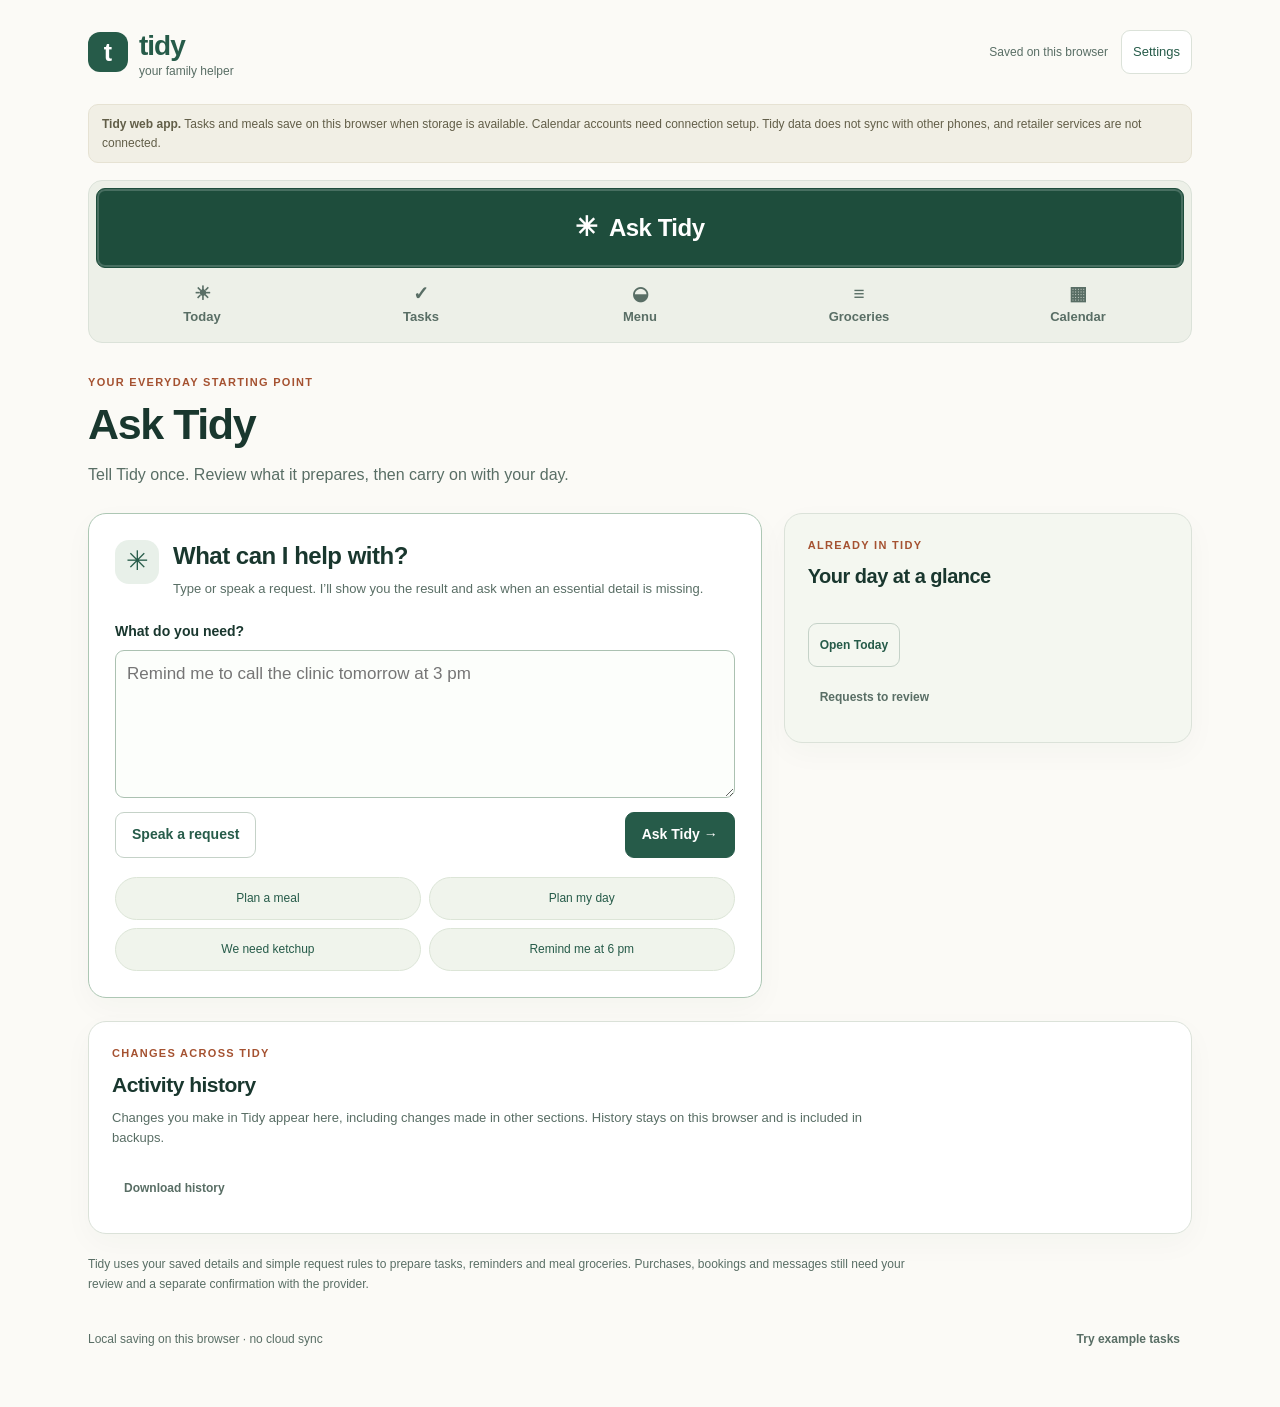
<file: web/index.html>
<!doctype html>
<html lang="en">
<head>
  <meta charset="utf-8">
  <meta name="viewport" content="width=device-width, initial-scale=1">
  <meta name="theme-color" content="#265b49">
  <title>Tidy · Your day, in one place</title>
  <link rel="stylesheet" href="styles.css?v=20261022-history">
  <script defer src="menu-helper.js"></script>
  <script defer src="history.js?v=20261022-history"></script>
  <script defer src="core.js?v=20261022-history"></script>
  <script defer src="assistant.js?v=20261026-connected"></script>
  <script defer src="assistant-workflow.js?v=20261026-connected"></script>
  <script defer src="calendar.js"></script>
  <script defer src="planner.js"></script>
  <script defer src="calendar-connect.js"></script>
  <script defer src="menu-ui.js?v=20261026-connected"></script>
  <script defer src="app.js?v=20261026-connected"></script>
</head>
<body>
  <div class="app-shell">
    <header class="topbar">
      <a class="brand" href="#assistant" aria-label="Ask Tidy"><span class="logo" aria-hidden="true">t</span><span>tidy<small>your family helper</small></span></a>
      <div class="top-actions"><span class="save-indicator" id="save-status" role="status">Opening saved data…</span><button class="icon-button" id="open-settings" aria-label="Settings and backups">Settings</button></div>
    </header>
    <div class="demo-note"><strong>Tidy web app.</strong> Tasks and meals save on this browser when storage is available. Calendar accounts need connection setup. Tidy data does not sync with other phones, and retailer services are not connected.</div>
    <div class="storage-warning" id="storage-warning" role="alert" hidden></div>
    <div class="notice-bar" id="alert-banner" role="status" hidden><div id="alert-content"></div><button class="button small secondary" id="dismiss-alert">Dismiss</button></div>
    <div class="navigation-shell">
      <nav class="app-nav" id="main-navigation" aria-label="Main navigation">
        <button type="button" class="assistant-main-nav" data-view="assistant" aria-current="page"><span aria-hidden="true">✳</span>Ask Tidy</button>
        <button type="button" data-view="today"><span aria-hidden="true">☀</span>Today</button>
        <button type="button" data-view="family"><span aria-hidden="true">✓</span>Tasks</button>
        <button type="button" data-view="meals"><span aria-hidden="true">◒</span>Menu</button>
        <button type="button" data-view="shopping"><span aria-hidden="true">≡</span>Groceries</button>
        <button type="button" data-view="calendar"><span aria-hidden="true">▦</span>Calendar</button>
      </nav>
    </div>
    <main>
<section class="card assistant-activity" id="assistant-activity" role="status" aria-live="polite" aria-atomic="false" aria-labelledby="assistant-activity-title" hidden>
        <p class="eyebrow">Ask Tidy</p><h2 id="assistant-activity-title" tabindex="-1">Your request</h2>
        <p id="assistant-activity-reply" class="assistant-reply"></p>
        <ol id="assistant-activity-steps" class="activity-steps"></ol>
        <p id="assistant-activity-message" class="helper"></p>
        <div id="assistant-activity-results" class="actions left"></div>
        <div class="assistant-activity-actions"><button type="button" class="button secondary small" id="assistant-activity-open" hidden>Show me</button><button type="button" class="button secondary small" id="assistant-activity-edit" hidden>Edit details</button><button type="button" class="button secondary small" id="assistant-activity-undo" hidden>Undo</button><button type="button" class="button text small" id="assistant-activity-dismiss">Dismiss</button></div>
      </section>
      <section class="view" id="view-today" aria-labelledby="today-title" hidden>
        <div class="page-heading"><div><p class="eyebrow" id="today-date"></p><h1 id="today-title" tabindex="-1">Today</h1><p class="intro">Focus on what needs doing today.</p></div><button type="button" class="button" id="today-add">+ Add something</button></div>
        <div class="stats" id="today-stats"></div>
        <section class="card"><div class="section-heading"><h2>What needs attention</h2><label class="compact-field">Show<select id="today-person" aria-label="Whose tasks to show today"></select></label></div><div id="today-conflicts" class="helper"></div><div id="today-tasks" class="task-list"></div></section>
        <nav class="today-shortcuts" aria-label="More ways to organise"><button type="button" class="button secondary small" data-go="planning">My day plan</button></nav>
      </section>
<section class="view assistant-home" id="view-assistant" aria-labelledby="assistant-title">
        <p class="eyebrow">Your everyday starting point</p><h1 id="assistant-title" tabindex="-1">Ask Tidy</h1><p class="intro">Tell Tidy once. Review what it prepares, then carry on with your day.</p>
        <div class="assistant-home-layout">
          <section class="card assistant-card"><div class="assistant-greeting"><span class="assistant-icon" aria-hidden="true">✳</span><div><h2>What can I help with?</h2><p class="helper">Type or speak a request. I’ll show you the result and ask when an essential detail is missing.</p></div></div>
            <form id="capture-form"><label for="capture-text">What do you need?</label><textarea id="capture-text" rows="4" maxlength="1000" required placeholder="Remind me to call the clinic tomorrow at 3 pm"></textarea><div class="capture-actions"><button type="button" class="button secondary" id="voice-button">Speak a request</button><button class="button" type="submit">Ask Tidy →</button></div></form><p id="voice-status" class="helper" role="status"></p>
            <div class="example-requests" aria-label="Try a request"><button type="button" data-example="I want to eat tomato pasta">Plan a meal</button><button type="button" data-example="Organise my day">Plan my day</button><button type="button" data-example="We need ketchup">We need ketchup</button><button type="button" data-example="Notify me to call the clinic tomorrow at 6 pm">Remind me at 6 pm</button></div>
            <div class="assistant-response" id="assistant-response" role="status" hidden></div><div id="assistant-followup"></div>
          </section>
          <section class="card assistant-overview" id="assistant-overview" aria-labelledby="assistant-overview-title"><p class="eyebrow">Already in Tidy</p><h2 id="assistant-overview-title">Your day at a glance</h2><p id="assistant-overview-summary" class="helper" role="status" aria-live="polite"></p><ul id="assistant-overview-items" class="assistant-overview-items"></ul><div class="actions left"><button type="button" class="button secondary small" id="assistant-view-today" data-go="today">Open Today</button></div><nav class="section-shortcuts" id="assistant-related" aria-label="Ask Tidy tools"><button type="button" class="button text small" id="assistant-review-requests" data-go="requests">Requests to review</button></nav></section>
        </div>
        <section class="card assistant-history" id="assistant-history" aria-labelledby="assistant-history-title"><p class="eyebrow">Changes across Tidy</p><h2 id="assistant-history-title">Activity history</h2><p class="helper">Changes you make in Tidy appear here, including changes made in other sections. History stays on this browser and is included in backups.</p><p id="assistant-history-status" class="helper" role="status"></p><ol id="assistant-history-list" class="assistant-history-list"></ol><button type="button" class="button secondary small" id="assistant-history-more" hidden>Show more changes</button><button type="button" class="button text small" id="assistant-history-download">Download history</button></section>
        <section class="assistant-control-note" aria-label="What Tidy can do"><p class="helper">Tidy uses your saved details and simple request rules to prepare tasks, reminders and meal groceries. Purchases, bookings and messages still need your review and a separate confirmation with the provider.</p></section>
      </section>
      <section class="view" id="view-family" aria-labelledby="family-title" hidden>

        <div class="page-heading"><div><p class="eyebrow">One job at a time</p><h1 id="family-title" tabindex="-1">Tasks</h1><p class="intro">Find, assign and complete the jobs on your list.</p></div><button type="button" class="button" id="family-add">+ New task</button></div>
        <section class="card"><div class="filters"><label>Search<input type="search" id="task-search" placeholder="Search tasks and notes"></label><label>Category<select id="category-filter"><option value="all">All categories</option><option>Work</option><option>Home</option><option>School</option><option>Shopping</option><option>Health</option></select></label><label>Assigned to<select id="person-filter"></select></label><label>Status<select id="status-filter"><option value="open">Open</option><option value="done">Done</option><option value="all">All tasks</option></select></label></div><div id="family-tasks" class="task-list"></div></section>
        <nav class="section-shortcuts" id="tasks-related" aria-label="More task lists"><button type="button" class="button secondary small" data-go="routines">Routines</button><button type="button" class="button secondary small" data-go="inbox">Undated tasks</button></nav>
        <button type="button" class="button text small" id="tools-add-link">Add a task with a useful link</button>
      </section>
      <section class="view focused-view" id="view-routines" aria-labelledby="routines-title" hidden>
        <button type="button" class="button text small section-back" data-go="family">← Tasks</button>
        <h1 id="routines-title" tabindex="-1">Routines</h1><p class="intro">Keep repeating responsibilities in their own list.</p>
        <section class="card"><h2>Repeating responsibilities</h2><p class="helper">Completing a routine creates its next occurrence. Weekly routines keep their weekday; missed weeks do not create a pile of copies.</p><div id="routine-tasks" class="task-list"></div></section><button type="button" class="button" id="add-routine">+ Add a routine</button><div class="view-links"><button type="button" class="button text small" id="routines-reminders">See reminders →</button></div>
      </section>
<section class="view" id="view-reminders" aria-labelledby="reminders-title" hidden>
        <button type="button" class="button text small section-back" data-go="calendar">← Calendar</button>
        <div class="page-heading"><div><p class="eyebrow">Less to remember</p><h1 id="reminders-title" tabindex="-1">Reminders</h1><p class="intro">See when Tidy will remind you and edit any saved reminder.</p></div><button type="button" class="button" id="reminders-add">+ Add a reminder</button></div>
        <section class="card soft"><h2>How your reminders work</h2><p>Keep Tidy open for alerts. You can enable optional browser notifications in Settings; your browser decides whether they are available.</p><p id="reminders-delivery-status" class="helper" role="status"></p><button type="button" class="button secondary small" id="reminders-settings">Reminder settings</button><p class="helper reminder-limit">These are Tidy reminders, not iPhone Clock alarms. Alerts after closing Tidy are not connected. Times are shown in Dubai time.</p></section>
        <section class="card"><h2>Saved reminders</h2><div id="reminder-tasks" class="task-list"></div></section>
        <section class="card"><div class="section-heading"><h2>Check-ins and alerts</h2><button class="button secondary small" id="pause-alerts">Pause alerts</button></div><p id="reminder-summary"></p><p class="helper">Alerts appear while this demo is open. Optional browser notifications depend on permission. Reliable alerts after closing the app need native iPhone implementation.</p><div class="quick-links"><button class="button text" id="edit-checkins">Choose check-in time</button></div></section>
      </section>
<section class="view focused-view" id="view-appointments" aria-labelledby="appointments-title" hidden>
        <button type="button" class="button text small section-back" data-go="calendar">← Calendar</button>
        <div class="page-heading"><div><p class="eyebrow">Keep the details together</p><h1 id="appointments-title" tabindex="-1">Your appointments</h1><p class="intro">Keep appointment dates and times with the rest of your day.</p></div><button type="button" class="button" id="appointments-add">+ Add an appointment</button></div>
        <nav class="section-shortcuts" id="appointments-related" aria-label="Appointment tools"><button type="button" class="button secondary small" data-go="health">Clinic website</button></nav>
        <section class="card soft"><h2>Your record of an appointment</h2><p>Adding an appointment saves it in this browser. Confirm the booking separately with the clinic or provider.</p><p class="helper">Tidy does not check availability, contact a provider or confirm a booking. Times are shown in Dubai time.</p></section>
        <section class="card"><h2>Saved appointments</h2><div id="appointment-tasks" class="task-list"></div></section>
        <section class="card"><h2>Appointment requests to review</h2><p class="helper">These requests still need your review and a separate booking with the provider.</p><div id="appointment-requests"></div></section>
      </section>
      <section class="view home-directory" id="view-tools" aria-labelledby="tools-title" hidden>
        <button type="button" class="button text small section-back" data-go="today">← Today</button>
        <p class="eyebrow">Optional directory</p><h1 id="tools-title" tabindex="-1">All sections</h1><p class="intro">Find the extra tools here when you need them. The six main buttons keep everyday things close.</p>
        <section class="section-group everyday-sections" aria-labelledby="everyday-group-title"><h2 id="everyday-group-title">Everyday sections</h2><div class="section-grid everyday-grid">
          <button type="button" class="section-tile" id="nav-meals" data-go="meals"><span class="section-tile-icon" aria-hidden="true">◒</span><strong>Menu</strong><small>Name a meal and prepare its groceries.</small><span class="section-tile-arrow" aria-hidden="true">→</span></button>
          <button type="button" class="section-tile" id="nav-shopping" data-go="shopping"><span class="section-tile-icon" aria-hidden="true">≡</span><strong>Groceries</strong><small>Add and check off what you need.</small><span class="section-tile-arrow" aria-hidden="true">→</span></button>
          <button type="button" class="section-tile" id="nav-tasks" data-go="family"><span class="section-tile-icon" aria-hidden="true">✓</span><strong>Tasks</strong><small>Assign and complete your jobs.</small><span class="section-tile-arrow" aria-hidden="true">→</span></button>
          <button type="button" class="section-tile" id="nav-reminders" data-go="reminders"><span class="section-tile-icon" aria-hidden="true">◷</span><strong>Reminders</strong><small>See what Tidy will remind you about.</small><span class="section-tile-arrow" aria-hidden="true">→</span></button>
          <button type="button" class="section-tile" id="family-appointments" data-go="appointments"><span class="section-tile-icon" aria-hidden="true">◴</span><strong>Appointments</strong><small>Keep dates and details together.</small><span class="section-tile-arrow" aria-hidden="true">→</span></button>
          <button type="button" class="section-tile" id="nav-calendar" data-go="calendar"><span class="section-tile-icon" aria-hidden="true">▦</span><strong>Calendar</strong><small>Connect or import your events.</small><span class="section-tile-arrow" aria-hidden="true">→</span></button>
        </div></section>
        <section class="section-group" aria-labelledby="planning-group-title"><h2 id="planning-group-title">Planning</h2><div class="section-grid">
          <button type="button" class="section-tile" id="nav-planning" data-go="planning"><span class="section-tile-icon" aria-hidden="true">☀</span><strong>My day plan</strong><small>Fit flexible tasks around your commitments.</small><span class="section-tile-arrow" aria-hidden="true">→</span></button>
          <button type="button" class="section-tile" id="nav-planning-settings" data-go="planning-settings"><span class="section-tile-icon" aria-hidden="true">◷</span><strong>My usual hours</strong><small>Set aside time for work and family.</small><span class="section-tile-arrow" aria-hidden="true">→</span></button>
          <button type="button" class="section-tile" id="nav-upcoming" data-go="upcoming"><span class="section-tile-icon" aria-hidden="true">▦</span><strong>Coming up</strong><small>Look ahead at the next few days.</small><span class="section-tile-arrow" aria-hidden="true">→</span></button>
        </div></section>
        <section class="section-group" aria-labelledby="family-group-title"><h2 id="family-group-title">Family responsibilities</h2><div class="section-grid">
          <button type="button" class="section-tile" id="nav-routines" data-go="routines"><span class="section-tile-icon" aria-hidden="true">↻</span><strong>Routines</strong><small>Manage the jobs that repeat.</small><span class="section-tile-arrow" aria-hidden="true">→</span></button>
          <button type="button" class="section-tile" id="nav-inbox" data-go="inbox"><span class="section-tile-icon" aria-hidden="true">□</span><strong>Undated tasks</strong><small>Choose a date for tasks when you are ready.</small><span class="section-tile-arrow" aria-hidden="true">→</span></button>
          <button type="button" class="section-tile" id="nav-household" data-go="household"><span class="section-tile-icon" aria-hidden="true">♧</span><strong>Household</strong><small>Manage names for assigning tasks.</small><span class="section-tile-arrow" aria-hidden="true">→</span></button>
        </div></section>
        <section class="section-group" aria-labelledby="useful-group-title"><h2 id="useful-group-title">Useful tools</h2><div class="section-grid">
          <button type="button" class="section-tile" id="nav-stores" data-go="stores"><span class="section-tile-icon" aria-hidden="true">↗</span><strong>Shopping websites</strong><small>Open Waitrose, Kibsons, Carrefour or Amazon.</small><span class="section-tile-arrow" aria-hidden="true">→</span></button>
          <button type="button" class="section-tile" id="show-requests" data-go="requests"><span class="section-tile-icon" aria-hidden="true">✓</span><strong>Requests to review</strong><small>Review purchase, booking and message drafts.</small><span class="section-tile-arrow" aria-hidden="true">→</span></button>
          <button type="button" class="section-tile" id="nav-health" data-go="health"><span class="section-tile-icon" aria-hidden="true">+</span><strong>Clinic website</strong><small>Save and open your Health Square link.</small><span class="section-tile-arrow" aria-hidden="true">→</span></button>
        </div></section>
      </section>
      <section class="view focused-view" id="view-calendar" aria-labelledby="calendar-title" hidden>

        <h1 id="calendar-title" tabindex="-1">Calendar</h1><p class="intro">Keep appointments, reminders and upcoming commitments together.</p>
        <nav class="section-shortcuts" id="calendar-related" aria-label="Calendar tools"><button type="button" class="button secondary small" data-go="appointments">Appointments</button><button type="button" class="button secondary small" data-go="reminders">Reminders</button><button type="button" class="button secondary small" data-go="upcoming">Coming up</button></nav>
        <section class="card calendar-connection" aria-labelledby="calendar-connect-title">
          <p class="eyebrow">Plan around your calendar</p><h2 id="calendar-connect-title">Connect your calendar account</h2>
          <p>Choose the account that holds your events. After connection setup, your calendar provider asks for permission to read them.</p>
          <div class="actions left calendar-connect-buttons"><button type="button" class="button" id="calendar-connect-google">Connect Google Calendar</button><button type="button" class="button secondary" id="calendar-connect-microsoft">Connect Outlook</button></div>
          <p id="calendar-connection-status" class="helper calendar-status" role="status">No calendar account connected. One-time connection setup is required.</p>
          <p id="calendar-connection-error" class="error" role="alert" hidden></p>
          <div class="actions left calendar-account-actions"><button type="button" class="button secondary small" id="calendar-account-refresh" disabled>Refresh account events</button><button type="button" class="button text small" id="calendar-account-disconnect" disabled>Disconnect account</button></div>
          <p class="helper calendar-connection-scope">Tidy reads events to help plan your day. Planning uses one account source or file snapshot at a time. It does not change your calendar, confirm bookings or buy anything. Your Tidy tasks and plans stay in this browser.</p>
          <p class="helper">For iCloud or calendars stored only on a device, use a calendar file below. Direct access to those device calendars needs an installed app.</p>
          <details id="calendar-connection-setup" class="calendar-connection-setup">
            <summary>Connection setup</summary>
            <p class="helper">For the person setting up Tidy: register Tidy once with Google or Microsoft, then save the public application IDs here. These settings apply to this browser.</p>
            <p class="helper">Use the addresses below in the provider's registration settings. Google uses the website origin; Microsoft uses the redirect address for a single-page application.</p>
            <label for="calendar-config-origin">Website origin<input id="calendar-config-origin" type="text" readonly autocomplete="off" spellcheck="false"></label>
            <label for="calendar-config-redirect">Redirect address<input id="calendar-config-redirect" type="text" readonly autocomplete="off" spellcheck="false"></label>
            <p class="helper calendar-provider-links"><a href="https://console.cloud.google.com/apis/credentials" target="_blank" rel="noopener noreferrer">Open Google Cloud Console ↗</a><a href="https://entra.microsoft.com/" target="_blank" rel="noopener noreferrer">Open Microsoft Entra ↗</a></p>
            <form id="calendar-connection-config-form">
              <label for="calendar-google-client-id">Google public client ID<input id="calendar-google-client-id" type="text" maxlength="300" autocomplete="off" autocapitalize="none" spellcheck="false" placeholder="…apps.googleusercontent.com" aria-describedby="calendar-config-help calendar-config-error"></label>
              <label for="calendar-microsoft-client-id">Microsoft public application (client) ID<input id="calendar-microsoft-client-id" type="text" maxlength="100" autocomplete="off" autocapitalize="none" spellcheck="false" placeholder="Application ID from Microsoft Entra" aria-describedby="calendar-config-help calendar-config-error"></label>
              <p class="helper" id="calendar-config-help">Public IDs only. Never enter a client secret, account password or access token.</p>
              <p id="calendar-config-status" class="helper calendar-status" role="status"></p><p id="calendar-config-error" class="error" role="alert" hidden></p>
              <div class="actions left"><button type="submit" class="button secondary" id="calendar-connection-config-save">Save connection settings</button></div>
            </form>
          </details>
        </section>
        <section class="card" aria-labelledby="calendar-import-title"><h2 id="calendar-import-title">Import a calendar file instead</h2><p>Choose a calendar file (.ics). This is a snapshot, not live access to your phone.</p><p class="helper">Export a file from your calendar service, then choose it here. Imported events stay in this browser and in your Tidy backup. Re-import a newer file when your calendar changes.</p><label for="calendar-file">Import calendar file<input type="file" id="calendar-file" accept=".ics,text/calendar" aria-describedby="calendar-status calendar-error"></label><p id="calendar-status" class="helper calendar-status" role="status">No calendar file imported yet.</p><p class="error" id="calendar-error" role="alert" hidden></p><div class="actions left"><button type="button" class="button secondary small" id="calendar-remove">Forget saved calendar</button><button type="button" class="button text small" data-go="planning-settings">Set my usual hours →</button></div></section>
        <section class="card" aria-labelledby="calendar-events-title"><div class="section-heading"><h2 id="calendar-events-title">Saved calendar commitments</h2><button type="button" class="button secondary small" data-go="planning">See my day plan</button></div><p id="calendar-window" class="helper"></p><div id="calendar-events" class="task-list"></div></section>
        <section class="card soft" aria-labelledby="calendar-export-title"><h2 id="calendar-export-title">Take your Tidy plan to Calendar</h2><p class="helper">Download the next seven days of your timed tasks and repeating responsibilities. You review and import the file into your calendar yourself; Tidy does not write to another app or create calendar alarms.</p><button type="button" class="button secondary" id="calendar-export">Download next 7 days for Calendar</button></section>
      </section>
      <section class="view focused-view" id="view-planning" aria-labelledby="planning-title" hidden>
        <button type="button" class="button text small section-back" data-go="today">← Today</button>
        <div class="page-heading"><div><p class="eyebrow">Make room for what matters</p><h1 id="planning-title" tabindex="-1">My day plan</h1><p class="intro">Fit flexible tasks around your work, family hours and saved commitments.</p></div><button type="button" class="button" id="planning-run">Organise my day</button></div>
        <section class="card soft planning-overview"><label for="planning-date">Day to organise<input id="planning-date" type="date"></label><p id="planning-summary" class="planning-summary" role="status"></p><div class="view-links"><button type="button" class="button secondary small" data-go="planning-settings">Change my usual hours</button><button type="button" class="button text small" data-go="calendar">Use calendar events →</button></div><p class="helper">Tidy uses your saved hours and calendar events. Fixed appointments stay at their original times. Refresh a connected account or re-import your file when your calendar changes. Tidy cannot see your school apps.</p></section>
        <section class="card" aria-labelledby="planning-items-title"><h2 id="planning-items-title">Your schedule</h2><div id="planning-items" class="task-list"></div></section>
        <section class="card" aria-labelledby="planning-unscheduled-title"><h2 id="planning-unscheduled-title">Still needs a time</h2><p class="helper">If a task cannot fit, it stays here for you to review.</p><div id="planning-unscheduled" class="task-list"></div></section>
      </section>
      <section class="view focused-view" id="view-planning-settings" aria-labelledby="planning-settings-title" hidden>
        <button type="button" class="button text small section-back" data-go="planning">← My day plan</button>
        <h1 id="planning-settings-title" tabindex="-1">My usual hours</h1><p class="intro">Tell Tidy what a normal day looks like so it can suggest useful times.</p>
        <section class="card"><h2>A routine that fits your family</h2><p class="helper">Any starting times are examples to confirm, not facts about your family. Change them before saving. All times are in Dubai time.</p><form id="planning-settings-form" novalidate>
          <label class="check planning-enabled"><input type="checkbox" id="planning-enabled">Suggest times and add reminders for flexible tasks</label>
          <fieldset class="planning-workdays"><legend>Usual workdays</legend><div class="workday-options"><label class="check"><input type="checkbox" name="planning-workday" value="0">Sunday</label><label class="check"><input type="checkbox" name="planning-workday" value="1">Monday</label><label class="check"><input type="checkbox" name="planning-workday" value="2">Tuesday</label><label class="check"><input type="checkbox" name="planning-workday" value="3">Wednesday</label><label class="check"><input type="checkbox" name="planning-workday" value="4">Thursday</label><label class="check"><input type="checkbox" name="planning-workday" value="5">Friday</label><label class="check"><input type="checkbox" name="planning-workday" value="6">Saturday</label></div></fieldset>
          <fieldset class="planning-workdays"><legend>Usual school days</legend><div class="workday-options"><label class="check"><input type="checkbox" name="planning-schoolday" value="0">Sunday</label><label class="check"><input type="checkbox" name="planning-schoolday" value="1">Monday</label><label class="check"><input type="checkbox" name="planning-schoolday" value="2">Tuesday</label><label class="check"><input type="checkbox" name="planning-schoolday" value="3">Wednesday</label><label class="check"><input type="checkbox" name="planning-schoolday" value="4">Thursday</label><label class="check"><input type="checkbox" name="planning-schoolday" value="5">Friday</label><label class="check"><input type="checkbox" name="planning-schoolday" value="6">Saturday</label></div></fieldset>
          <div class="form-grid planning-fields"><label for="planning-work-start">Work starts<input id="planning-work-start" type="time"></label><label for="planning-work-end">Work ends<input id="planning-work-end" type="time"></label><label for="planning-kids-home">Children home on school days<input id="planning-kids-home" type="time"></label><label for="planning-day-start">Earliest time for a task<input id="planning-day-start" type="time"></label><label for="planning-day-end">Finish tasks by<input id="planning-day-end" type="time"></label></div>
          <p class="helper">Workdays and school days can be different. On each day, Tidy plans family tasks after work if you are working, and after the children get home if they have school. Check the suggested time when those hours change.</p>
          <div class="form-grid planning-fields"><label for="planning-task-minutes">Usual task length (minutes)<input id="planning-task-minutes" type="number" min="5" max="240" step="5" inputmode="numeric"></label><label for="planning-family-minutes">Time with the children (minutes)<input id="planning-family-minutes" type="number" min="5" max="240" step="5" inputmode="numeric"></label><label for="planning-buffer-minutes">Space between tasks (minutes)<input id="planning-buffer-minutes" type="number" min="0" max="120" step="5" inputmode="numeric"></label></div>
          <p class="helper">These are planning estimates. Fixed appointments are never moved, and Tidy will tell you when a task cannot fit. Reminders need Tidy open; closed-app alerts are not connected.</p>
          <p id="planning-settings-error" class="error" role="alert" hidden></p><div class="actions left"><button type="submit" class="button" id="planning-settings-save">Save my usual hours</button><button type="button" class="button secondary" data-go="planning">See my day plan</button></div><p id="planning-settings-status" class="helper" role="status"></p>
        </form></section>
      </section>
      <section class="view focused-view" id="view-meals" aria-labelledby="meals-title" hidden>

        <h1 id="meals-title" tabindex="-1">Menu</h1><p class="intro">Name a dish. Tidy prepares its ingredients for you to review, edit and take to the shop.</p>
        <div class="view-links related-links"><button type="button" class="button secondary small" data-go="shopping">Go to groceries →</button></div>
        <section class="card quick-menu-card" aria-labelledby="quick-menu-title">
          <p class="eyebrow">Current meal and its groceries</p><h2 id="quick-menu-title">What would you like to eat?</h2><p class="helper">Just name a simple dish. Tidy fills in the ingredients and amounts for you to review. This keeps one current meal draft at a time.</p>
          <form id="quick-menu-form" novalidate><div class="quick-menu-capture"><label for="quick-menu-request">Your dish<input type="text" id="quick-menu-request" maxlength="1000" autocomplete="off" placeholder="Tomato pasta" aria-describedby="quick-menu-error"></label><label for="quick-menu-people">People<input type="number" id="quick-menu-people" min="1" max="20" step="1" value="4" inputmode="numeric"></label><button type="submit" class="button" id="quick-menu-prepare">Prepare my groceries</button></div></form>
          <div class="quick-menu-examples" aria-label="Try a simple dish"><button type="button" class="button secondary small" data-quick-meal="Tomato pasta">Tomato pasta</button><button type="button" class="button secondary small" data-quick-meal="Chicken and rice">Chicken and rice</button><button type="button" class="button secondary small" data-quick-meal="Pancakes">Pancakes</button></div>
          <p id="quick-menu-error" class="error" role="alert" hidden></p><p id="quick-menu-status" class="helper" role="status"></p><div id="quick-menu-choices" class="quick-menu-choices" hidden></div><div id="quick-menu-replacement" class="quick-menu-replacement" hidden><p id="quick-menu-replacement-message"></p><div class="actions left"><button type="button" class="button" id="quick-menu-replace">Replace current meal</button><button type="button" class="button secondary" id="quick-menu-keep">Keep current meal</button><button type="button" class="button text small" id="quick-menu-view-current">View current groceries →</button></div></div><button type="button" id="quick-menu-reload" class="button secondary small" hidden>Load saved draft</button>
          <section id="quick-menu-review" class="quick-menu-review" aria-labelledby="quick-menu-draft-title" hidden><h3 id="quick-menu-draft-title" tabindex="-1">Review your groceries</h3><p id="quick-menu-assumptions" class="helper"></p><form id="quick-menu-review-form" novalidate><ul id="quick-menu-items" class="quick-menu-items"></ul><label class="check quick-menu-remember"><input type="checkbox" id="quick-menu-remember">Remember the product choices I entered</label><p class="helper">Saved choices are reused for matching ingredients. You can remove items you already have.</p><div class="actions left"><button type="submit" class="button" id="quick-menu-approve">Confirm shopping draft</button><button type="button" class="button secondary" id="quick-menu-continue" hidden>View approved groceries →</button></div></form><p id="quick-menu-preferences" class="helper"></p><button type="button" class="button text small" id="quick-menu-forget" hidden>Forget saved product choices</button></section>
          <p class="helper quick-menu-limit">Kibsons and Waitrose purchase history, baskets and prices are not connected. This prepares your list; you place and confirm any order on the shop's website.</p>
        </section>
        <h2 class="weekday-plans-title">Weekday plans</h2>
        <div class="meal-tabs" role="tablist" aria-label="Meal type"><button type="button" id="meal-tab-breakfast" role="tab" data-meal="breakfast" aria-controls="meal-slide-breakfast" aria-selected="true" tabindex="0">Breakfast</button><button type="button" id="meal-tab-lunch" role="tab" data-meal="lunch" aria-controls="meal-slide-lunch" aria-selected="false" tabindex="-1">Lunch</button><button type="button" id="meal-tab-dinner" role="tab" data-meal="dinner" aria-controls="meal-slide-dinner" aria-selected="false" tabindex="-1">Dinner</button></div>
        <div class="meal-slide-controls"><button type="button" class="button secondary small" id="meal-previous" aria-label="Previous meal slide">← Previous</button><p id="meal-slide-status" class="helper" role="status">1 of 3 · Breakfast</p><button type="button" class="button secondary small" id="meal-next" aria-label="Next meal slide">Next →</button></div><section id="meal-slide-breakfast" class="meal-slide" role="tabpanel" aria-labelledby="meal-tab-breakfast" tabindex="0">
          <section class="card"><h2>Breakfast for the week</h2><p class="helper">Write one simple meal for each weekday.</p><form id="breakfast-form"><div class="weekday-meal-fields"><label for="breakfast-monday">Monday<input type="text" id="breakfast-monday" name="monday" maxlength="300" autocomplete="off" placeholder="What would you like?"></label>
<label for="breakfast-tuesday">Tuesday<input type="text" id="breakfast-tuesday" name="tuesday" maxlength="300" autocomplete="off" placeholder="What would you like?"></label>
<label for="breakfast-wednesday">Wednesday<input type="text" id="breakfast-wednesday" name="wednesday" maxlength="300" autocomplete="off" placeholder="What would you like?"></label>
<label for="breakfast-thursday">Thursday<input type="text" id="breakfast-thursday" name="thursday" maxlength="300" autocomplete="off" placeholder="What would you like?"></label>
<label for="breakfast-friday">Friday<input type="text" id="breakfast-friday" name="friday" maxlength="300" autocomplete="off" placeholder="What would you like?"></label></div><p id="breakfast-error" class="error" role="alert" hidden></p><div class="actions left"><button type="submit" class="button" id="breakfast-save">Save breakfasts</button></div><p class="helper meal-save-status" id="breakfast-status" role="status"></p></form></section>
        </section><section id="meal-slide-lunch" class="meal-slide" role="tabpanel" aria-labelledby="meal-tab-lunch" tabindex="0" hidden>
          <section class="card"><h2>Lunch for the week</h2><p class="helper">Write one simple meal for each weekday.</p><form id="lunch-form"><div class="weekday-meal-fields"><label for="lunch-monday">Monday<input type="text" id="lunch-monday" name="monday" maxlength="300" autocomplete="off" placeholder="What would you like?"></label>
<label for="lunch-tuesday">Tuesday<input type="text" id="lunch-tuesday" name="tuesday" maxlength="300" autocomplete="off" placeholder="What would you like?"></label>
<label for="lunch-wednesday">Wednesday<input type="text" id="lunch-wednesday" name="wednesday" maxlength="300" autocomplete="off" placeholder="What would you like?"></label>
<label for="lunch-thursday">Thursday<input type="text" id="lunch-thursday" name="thursday" maxlength="300" autocomplete="off" placeholder="What would you like?"></label>
<label for="lunch-friday">Friday<input type="text" id="lunch-friday" name="friday" maxlength="300" autocomplete="off" placeholder="What would you like?"></label></div><p id="lunch-error" class="error" role="alert" hidden></p><div class="actions left"><button type="submit" class="button" id="lunch-save">Save lunches</button></div><p class="helper meal-save-status" id="lunch-status" role="status"></p></form></section>
        </section><section id="meal-slide-dinner" class="meal-slide" role="tabpanel" aria-labelledby="meal-tab-dinner" tabindex="0" hidden><section class="card"><h2>Dinner today</h2><div id="today-meal"></div><button type="button" class="button" id="show-meals">Plan weekday dinners</button></section><section class="card meals-section" id="meals-section" hidden><div class="section-heading"><h2>Your weekday meals</h2><button class="button secondary small" id="hide-meals">Close planner</button></div><iframe id="meals-frame" title="Tidy weekday meal planner" src="meals.html" loading="eager" sandbox="allow-scripts allow-same-origin allow-forms allow-downloads allow-modals"></iframe></section></section><p class="helper">Meal plans stay in Tidy. They do not place grocery orders.</p>
      </section>
      <section class="view focused-view" id="view-shopping" aria-labelledby="shopping-title" hidden>

        <h1 id="shopping-title" tabindex="-1">Groceries</h1><p class="intro">Keep the items you need in one place, ready to check off or take to the shop.</p>
        <section class="card" id="quick-menu-shopping-section" aria-labelledby="quick-menu-shopping-title" hidden><p class="eyebrow">From your menu</p><h2 id="quick-menu-shopping-title">Your meal groceries</h2><p id="quick-menu-shopping-status" class="helper" role="status"></p><ul id="quick-menu-shopping-items" class="shopping-items quick-menu-approved-items"></ul><div class="actions left"><button type="button" class="button secondary small" id="quick-menu-edit">Edit meal groceries</button><button type="button" class="button small" id="quick-menu-kibsons">Open Kibsons</button><button type="button" class="button small" id="quick-menu-waitrose">Open Waitrose</button></div><p class="helper">Your list has not been sent to a shop. Add the products on the shop's website and confirm any payment there.</p></section>
        <section class="card grocery-capture" aria-labelledby="grocery-add-title"><h2 id="grocery-add-title">Add a grocery item</h2><form id="grocery-form" novalidate><div class="grocery-fields"><label for="grocery-title">Item<input type="text" id="grocery-title" maxlength="300" required autocomplete="off" placeholder="For example, milk" aria-describedby="grocery-error"></label><label for="grocery-quantity">Quantity <span class="optional-label">(optional)</span><input type="text" id="grocery-quantity" maxlength="120" autocomplete="off" placeholder="For example, 2 bottles"></label><button type="submit" class="button" id="grocery-add">Add item</button></div><p id="grocery-error" class="error" role="alert" hidden></p><p id="grocery-status" class="helper" role="status"></p></form></section>
        <section class="card" id="shopping-card"><div class="section-heading"><h2>Your grocery list</h2><button class="button secondary small" id="download-shopping">Download list</button></div><p class="helper">Your items and approved meal ingredients stay in separate groups so you can check amounts before buying.</p><div class="view-links related-links"><button type="button" class="button secondary small" data-go="meals">Go to menu →</button><button type="button" class="button secondary small" data-go="stores">Choose a shopping website →</button></div><h3>Your items</h3><div id="shopping-tasks" class="task-list"></div><details id="grocery-completed-section" class="grocery-completed" hidden><summary>Checked items (<span id="grocery-completed-count">0</span>)</summary><p class="helper">Reopen an item if you need it again.</p><div id="grocery-completed-tasks" class="task-list"></div></details><h3 class="shopping-subheading">For your weekday meals</h3><p id="meal-shopping-status" class="helper"></p><ul id="meal-shopping-items" class="shopping-items"></ul><button class="button text small" id="shopping-meals">Review meal groceries</button></section>
      </section>
      <section class="view focused-view" id="view-stores" aria-labelledby="stores-title" hidden>
        <button type="button" class="button text small section-back" data-go="shopping">← Groceries</button>
        <h1 id="stores-title" tabindex="-1">Shopping websites</h1><p class="intro">Choose the website you want to use.</p>
        <div class="view-links related-links"><button type="button" class="button secondary small" data-go="shopping">Back to groceries →</button></div>
        <section class="card shopping-websites"><h2>Shopping websites</h2><p class="helper">Choose a store's website. You can try it inside Tidy or open its browser page if this view does not work.</p><div id="provider-list" class="provider-list"></div><p class="helper store-disclaimer">These are website links. Tidy does not send your list to a retailer or place an order.</p></section>
      </section>
      <section class="view focused-view" id="view-requests" aria-labelledby="requests-title" hidden>
        <button type="button" class="button text small section-back" data-go="assistant">← Ask Tidy</button>
        <h1 id="requests-title" tabindex="-1">Requests to review</h1><p class="intro">Decide what to do with each draft. Tidy does not send orders, bookings or messages.</p>
        <section class="card" id="requests-card"><div class="section-heading"><h2>All requests</h2><button class="button secondary small" id="new-action">Prepare a request</button></div><p class="helper">Approve preparation only. Live prices, delivery, booking availability and outbound messages are not connected.</p><div id="action-list"></div></section>
      </section>
      <section class="view focused-view" id="view-health" aria-labelledby="health-title" hidden>
        <button type="button" class="button text small section-back" data-go="appointments">← Appointments</button>
        <h1 id="health-title" tabindex="-1">Clinic website</h1><p class="intro">Keep your Health Square website in one place.</p>
        <section class="card clinic-website" aria-labelledby="health-square-title"><div class="section-heading"><h2 id="health-square-title">Health Square</h2><button type="button" class="button secondary small" id="health-square-open" disabled>Health Square</button></div><p class="helper">Paste the website address you use for Health Square. Tidy tries opening it here; confirm any appointment with the clinic.</p><p id="health-square-saved-link" class="helper" hidden></p><form id="health-square-form" novalidate><label for="health-square-url">Health Square website address</label><input id="health-square-url" type="url" maxlength="2048" placeholder="https://…" autocomplete="url" spellcheck="false" aria-describedby="health-square-status health-square-error"><div class="actions left"><button type="submit" class="button secondary small" id="health-square-save">Save website</button><button type="button" class="button text small" id="health-square-cancel" hidden>Cancel changes</button></div><p id="health-square-status" class="helper" role="status"></p><p id="health-square-error" class="error" role="alert" hidden></p></form></section>
      </section>
      <section class="view focused-view" id="view-household" aria-labelledby="household-title" hidden>
        <button type="button" class="button text small section-back" data-go="family">← Tasks</button>
        <h1 id="household-title" tabindex="-1">Your household</h1><p class="intro">Add names so you can assign tasks. These names are saved on this browser, without connected family accounts.</p>
        <section class="card"><div class="section-heading"><h2>Your household</h2><button class="button secondary small" id="add-member">Add a name</button></div><div class="member-list" id="member-list"></div></section>
      </section>
      <section class="view focused-view" id="view-inbox" aria-labelledby="inbox-title" hidden>
        <button type="button" class="button text small section-back" data-go="family">← Tasks</button>
        <h1 id="inbox-title" tabindex="-1">Undated tasks</h1><p class="intro">Give these jobs a date when you are ready.</p>
        <section class="card"><h2>Still to organise</h2><p class="helper">Undated tasks stay here until you choose a date or complete them.</p><div id="inbox-tasks" class="task-list"></div></section>
      </section>
      <section class="view focused-view" id="view-upcoming" aria-labelledby="upcoming-title" hidden>
        <button type="button" class="button text small section-back" data-go="calendar">← Calendar</button>
        <h1 id="upcoming-title" tabindex="-1">Coming up</h1><p class="intro">Prepare for the tasks ahead.</p>
        <section class="card soft"><p class="eyebrow">Coming up</p><h2>A little preparation.</h2><div id="upcoming-tasks" class="task-list compact"></div></section>
      </section>
    </main>
    <footer class="footer"><span id="footer-status">Local saving on this browser · no cloud sync</span><button class="button text small" id="load-examples">Try example tasks</button></footer>
  </div>
  <dialog id="calendar-onboarding-dialog" class="calendar-onboarding" aria-labelledby="calendar-onboarding-title" aria-describedby="calendar-onboarding-description"><div class="dialog-heading"><h2 id="calendar-onboarding-title">Would you like to use your calendar with Tidy?</h2><button type="button" class="close-dialog" data-close="calendar-onboarding-dialog" aria-label="Close calendar introduction">×</button></div><p id="calendar-onboarding-description">Connect a Google or Outlook account after one-time setup, or import a calendar file. Tidy uses the events you choose to help plan around your commitments.</p><p class="helper">You review account access with your calendar provider. This website cannot read a device's calendar directly. You can skip this and set it up later in Calendar.</p><div class="actions left"><button type="button" class="button" id="calendar-onboarding-start">Set up calendar</button><button type="button" class="button secondary" id="calendar-onboarding-later">Not now</button></div></dialog>
  <dialog id="assistant-clarify-dialog" class="assistant-clarify" aria-labelledby="assistant-clarify-title" aria-describedby="assistant-clarify-question assistant-clarify-context">
    <div class="dialog-heading"><h2 id="assistant-clarify-title">One quick question</h2><button type="button" class="close-dialog" data-close="assistant-clarify-dialog" aria-label="Close quick question">×</button></div>
    <p id="assistant-clarify-context" class="helper clarify-context"></p>
    <p id="assistant-clarify-question" class="clarify-question"></p>
    <div id="assistant-clarify-choices" class="assistant-choices"></div>
    <form id="assistant-clarify-form" novalidate>
      <label for="assistant-clarify-answer">Your answer</label><input id="assistant-clarify-answer" type="text" maxlength="1000" autocomplete="off" placeholder="Tomorrow at 7 pm" aria-describedby="assistant-clarify-timezone assistant-clarify-error">
      <p id="assistant-clarify-timezone" class="helper">All times use Dubai time.</p>
      <p id="assistant-clarify-error" class="error" role="alert" hidden></p>
      <p id="assistant-clarify-status" class="helper" role="status"></p>
      <div class="actions"><button type="button" class="button secondary" id="assistant-clarify-cancel">Cancel</button><button type="submit" class="button" id="assistant-clarify-submit">Use this</button></div>
    </form>
    <button type="button" class="button text small clarify-details" id="assistant-clarify-details">More details</button>
  </dialog>
  <dialog id="task-dialog" aria-labelledby="task-dialog-title"><form id="task-form"><div class="dialog-heading"><h2 id="task-dialog-title">Add a task</h2><button type="button" class="close-dialog" data-close="task-dialog" aria-label="Close task editor">×</button></div><p class="helper" id="task-draft-message"></p><div id="task-assistant-choices" class="assistant-choices" hidden></div><label for="task-title">What needs doing?</label><input id="task-title" maxlength="300" required>
    <div class="form-grid"><label>Type<select id="task-type"><option value="task">Task</option><option value="appointment">Appointment entered by you</option><option value="grocery">Grocery item</option></select></label><label>Category<select id="task-category"><option>Home</option><option>Work</option><option>School</option><option>Shopping</option><option>Health</option></select></label><label>Who's doing it?<select id="task-person"></select></label><label>Priority<select id="task-priority"><option value="normal">Normal</option><option value="high">Important</option></select></label><label>Date<input id="task-date" type="date"></label><label>Time (Dubai)<input id="task-time" type="time"></label></div>
    <label>Repeat<select id="task-repeat"><option value="none">Once</option><option value="daily">Every day</option><option value="weekdays">Weekdays</option><option value="weekly">Every week, on this weekday</option></select></label><label id="quantity-label" hidden>Quantity<input id="task-quantity" maxlength="120" placeholder="For example, 1 bottle"></label>
    <label class="check"><input id="task-reminder" type="checkbox">Remind me</label><label id="reminder-at-label" hidden>Reminder date and time (Dubai)<input id="task-reminder-at" type="datetime-local"></label><p class="helper">Demo alerts need the page open. Changing the date or time requires checking the reminder again.</p>
    <label>Useful website (optional)<input id="task-link" type="url" maxlength="2048" placeholder="https://…"></label><label>Notes<textarea id="task-notes" rows="3" maxlength="10000"></textarea></label><p class="error" id="task-error" role="alert" hidden></p><div class="actions"><button type="button" class="button secondary" data-close="task-dialog">Cancel</button><button type="submit" class="button" id="save-task">Save task</button></div></form></dialog>
  <dialog id="action-dialog" aria-labelledby="action-dialog-title"><form id="action-form"><div class="dialog-heading"><h2 id="action-dialog-title">Prepare a request</h2><button type="button" class="close-dialog" data-close="action-dialog" aria-label="Close request editor">×</button></div><p class="helper">This saves a draft. It never contacts anyone, confirms an appointment or spends money.</p><label>Request<input id="action-title" maxlength="300" required></label><label>Kind<select id="action-kind"><option value="purchase">Purchase</option><option value="booking">Appointment or booking</option><option value="message">Message</option></select></label><label>Provider or recipient (optional)<input id="action-provider" maxlength="300"></label><label>Website (optional)<input id="action-link" type="url" maxlength="2048" placeholder="https://…"></label><label>Details<textarea id="action-details" maxlength="10000" rows="4"></textarea></label><p class="error" id="action-error" role="alert" hidden></p><div class="actions"><button type="button" class="button secondary" data-close="action-dialog">Cancel</button><button type="submit" class="button">Save for review</button></div></form></dialog>
  <dialog id="member-dialog" aria-labelledby="member-dialog-title"><form id="member-form"><div class="dialog-heading"><h2 id="member-dialog-title">A household name</h2><button type="button" class="close-dialog" data-close="member-dialog" aria-label="Close name editor">×</button></div><p class="helper">Names help assign jobs in this browser. They are not signed-in accounts.</p><label>Name<input id="member-name" maxlength="120" required></label><p class="error" id="member-error" role="alert" hidden></p><div class="actions"><button type="button" class="button secondary" data-close="member-dialog">Cancel</button><button type="submit" class="button">Save name</button></div></form></dialog>
  <dialog id="settings-dialog" aria-labelledby="settings-title"><div class="dialog-heading"><h2 id="settings-title">Settings and saved data</h2><button class="close-dialog" data-close="settings-dialog" aria-label="Close settings">×</button></div>
    <section class="setting-section" id="organisation-settings"><h3>Organisation</h3><div class="section-shortcuts"><button type="button" class="button secondary small" id="settings-household" data-go="household">Household names</button><button type="button" class="button secondary small" id="settings-usual-hours" data-go="planning-settings">My usual hours</button><button type="button" class="button text small" id="settings-all-sections" data-go="tools">All sections</button></div></section>
    <section class="setting-section"><h3>Gentle check-ins</h3><form id="settings-form"><label class="check"><input type="checkbox" id="checkin-enabled">Ask me to review my day</label><label>Daily check-in time (Dubai)<input id="checkin-time" type="time" value="09:00"></label><label class="check"><input type="checkbox" id="alerts-paused">Pause all demo alerts</label><button class="button secondary small" type="submit">Save alert preferences</button></form><p class="helper">Check-ins appear when the demo is open. They do not listen to conversations.</p><button class="button secondary small" id="enable-browser-alerts">Enable browser notifications</button><p id="browser-alert-status" class="helper" role="status"></p></section>
    <section class="setting-section"><h3>Backup and restore</h3><p>Download a copy of your saved tasks, names, requests and meal drafts.</p><div class="actions left"><button class="button secondary small" id="export-backup">Download backup</button><label class="file-button button secondary small">Restore backup<input id="import-backup" type="file" accept="application/json,.json"></label><button class="button text small" id="export-recovery" hidden>Download unreadable saved data</button></div><p class="helper">Restore replaces this demo's data after a check. Existing Tidy web/native backups need a separate migration.</p><p class="error" id="backup-error" role="alert" hidden></p></section>
    <section class="setting-section"><h3>Accounts and connected services</h3><div class="actions left"><button class="button secondary small" disabled>Continue with Google</button><button class="button secondary small" disabled>Continue with Microsoft</button></div><p class="helper">Sign-in, cloud family sharing and iPhone notifications still need the native project and service configuration. Tidy sign-in is separate from retailer or clinic sign-in.</p></section>
  </dialog>
  <dialog id="website-dialog" class="website-dialog" aria-labelledby="website-title">
    <div class="dialog-heading"><h2 id="website-title">Website</h2><button type="button" class="close-dialog" data-close="website-dialog" aria-label="Close website">×</button></div>
    <div class="website-controls"><a class="button" id="website-open-direct" target="_blank" rel="noopener noreferrer">Open directly</a><button type="button" class="button secondary" id="website-report-problem">This page is not working</button></div>
    <section id="website-choice" class="website-recovery" aria-labelledby="website-choice-title" hidden><h3 id="website-choice-title">How would you like to open Amazon?</h3><p>Amazon sometimes has trouble with this view. Choose its browser page or try inside Tidy.</p><p>Your tasks and meal plan stay in Tidy. On a phone, the browser button may open Amazon's app.</p><button type="button" class="button secondary" id="website-try-inside">Try inside Tidy</button></section>
    <p class="helper" id="website-guidance">If the website shows a security check, you can try completing it in this view. If it fails, use Open directly. On a phone, this may open your browser or the website's app.</p>
    <section id="website-recovery" class="website-recovery" role="status" hidden><h3 tabindex="-1" id="website-recovery-title">The website has been stopped.</h3><p>A website can block this view or have trouble completing a security check inside Tidy. If you saw “Max challenge attempts exceeded”, the security check reached its limit. Tidy cannot complete that check for the website.</p><p>Use the browser button above to try the website in its own browser page. Your tasks and meal plan stay in Tidy. You can also choose to try this view again.</p><button type="button" class="button secondary" id="website-retry">Try inside Tidy again</button></section>
    <iframe id="website-frame" title="Provider website" src="about:blank" sandbox="allow-scripts allow-same-origin allow-forms allow-popups allow-popups-to-escape-sandbox"></iframe>
    <p class="helper website-disclaimer">The provider controls its website and sign-in. Tidy cannot verify whether this page loaded, or whether a purchase or booking happened.</p>
  </dialog>
  <div class="toast" id="toast" role="status" hidden></div>
  <noscript><p>Enable JavaScript to try Tidy. Nothing is sent to a server by the local task assistant.</p></noscript>
</body>
</html>
</file>
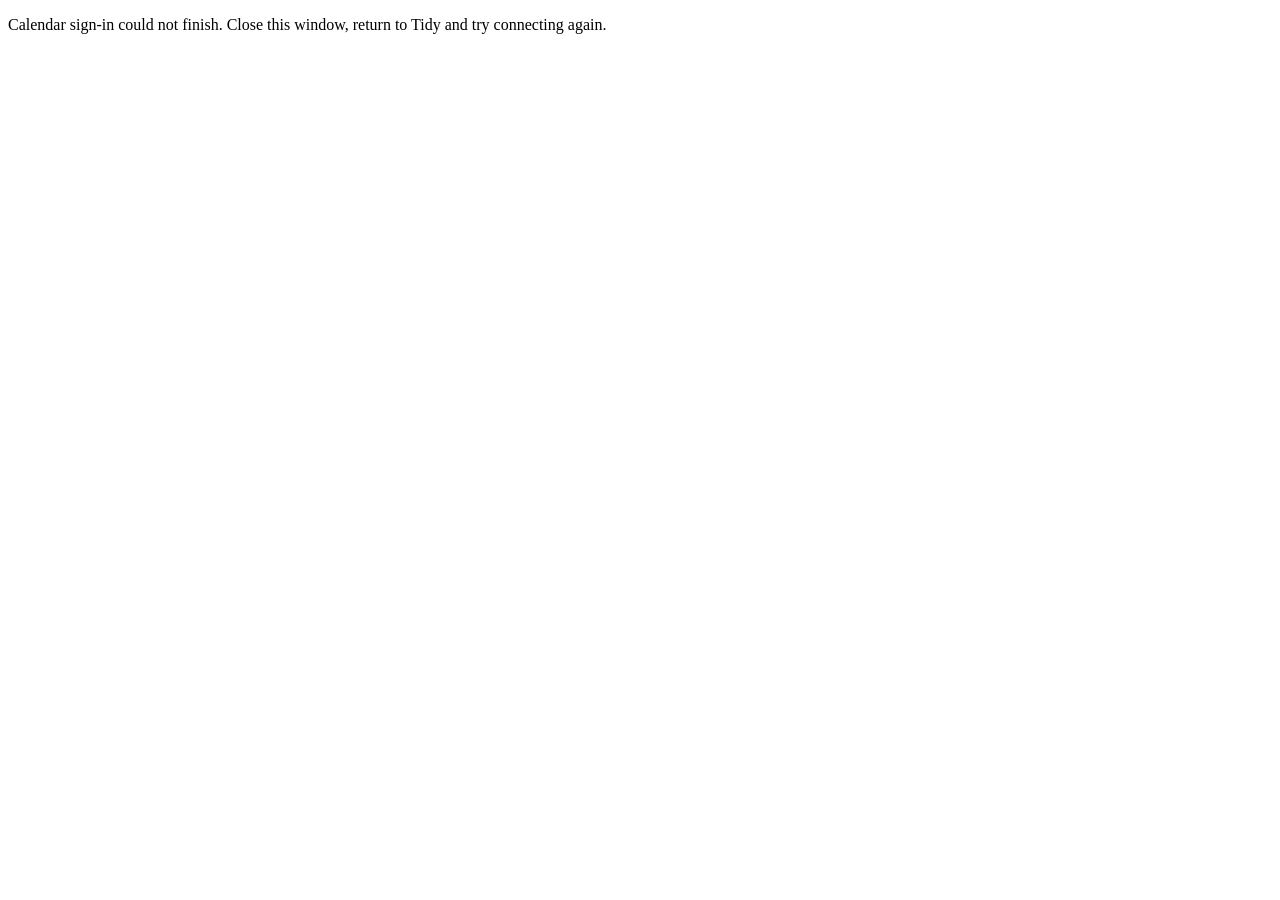
<file: web/calendar-auth.html>
<!doctype html>
<html lang="en">
<head>
  <meta charset="utf-8">
  <meta name="viewport" content="width=device-width, initial-scale=1">
  <meta name="referrer" content="no-referrer">
  <meta http-equiv="Content-Security-Policy" content="default-src 'none'; script-src 'self'; base-uri 'none'; form-action 'none'">
  <title>Finish connecting your calendar</title>
  <script src="vendor/msal-redirect-bridge.min.js" defer></script>
  <script src="calendar-auth.js" defer></script>
</head>
<body>
  <p id="calendar-auth-status" role="status">Finishing calendar sign-in. This window should close automatically.</p>
</body>
</html>
</file>
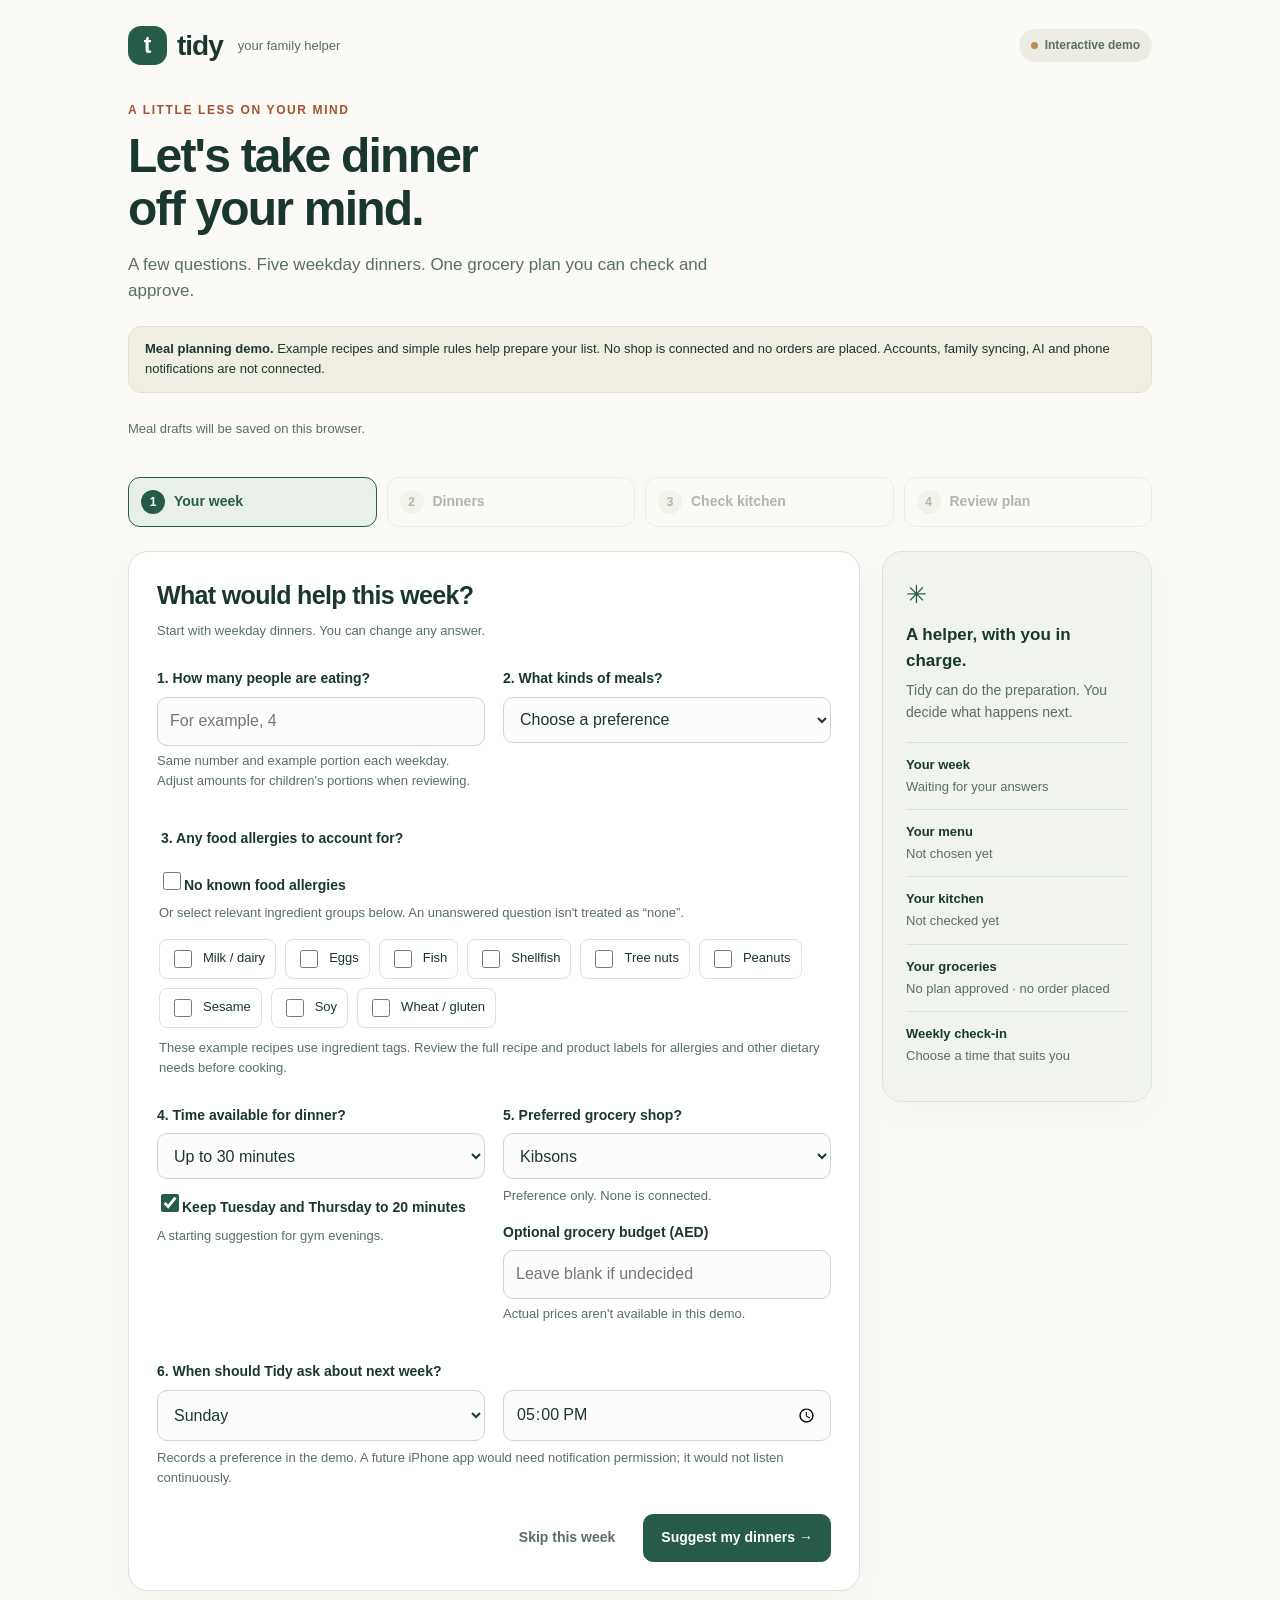
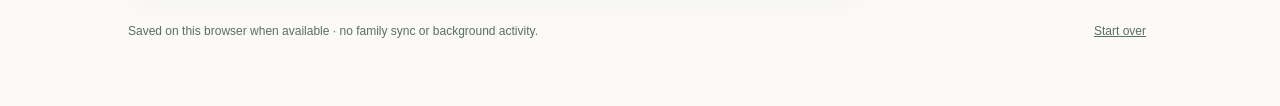
<file: web/meals.html>
<!doctype html>
<html lang="en">
<head>
  <meta charset="utf-8">
  <meta name="viewport" content="width=device-width, initial-scale=1">
  <meta name="theme-color" content="#265b49">
  <title>Tidy · Dinner, taken care of</title>
  <style>
    :root{--ink:#19372e;--muted:#596e65;--green:#265b49;--green-light:#e8f0e9;--paper:#fbfaf6;--line:#dbe2d9;--accent:#a55231;--white:#fff;--warning:#80552d;--shadow:0 12px 35px #16342709}
    *{box-sizing:border-box}body{margin:0;background:var(--paper);color:var(--ink);font:16px/1.55 -apple-system,BlinkMacSystemFont,"Segoe UI",sans-serif}button,input,select{font:inherit}button,a,input,select{touch-action:manipulation}button{cursor:pointer}button:disabled{cursor:default;opacity:.48}button:focus-visible,a:focus-visible,input:focus-visible,select:focus-visible,textarea:focus-visible,#save-status:focus-visible{outline:3px solid #b86b35;outline-offset:3px}a{color:var(--green)}[hidden]{display:none!important}
    .shell{max-width:1080px;margin:auto;padding:24px 28px 60px}.topbar{display:flex;align-items:center;justify-content:space-between;gap:12px;margin-bottom:34px}.brand{display:flex;align-items:center;gap:10px;font-size:28px;font-weight:750;letter-spacing:-1px}.logo{background:var(--green);color:white;display:grid;place-items:center;width:39px;height:39px;border-radius:13px;font-size:23px;letter-spacing:0}.badge{display:inline-flex;align-items:center;gap:7px;border-radius:99px;padding:7px 12px;background:#edece4;color:var(--muted);font-size:12px;font-weight:650}.badge:before{content:"";width:7px;height:7px;border-radius:50%;background:#bc8c55}
    .eyebrow{font-size:12px;letter-spacing:1.6px;text-transform:uppercase;font-weight:750;color:var(--accent);margin:0 0 10px}h1{font-size:clamp(32px,5vw,48px);line-height:1.1;letter-spacing:-1.8px;margin:0 0 16px;max-width:740px}h2{font-size:25px;line-height:1.25;letter-spacing:-.65px;margin:0 0 10px}h3{font-size:17px;margin:0 0 6px}p{margin:0 0 15px}.intro{max-width:640px;color:var(--muted);font-size:17px}.helper{color:var(--muted);font-size:13px}.notice{background:#f0ede2;border:1px solid #e5e0d0;border-radius:13px;padding:12px 16px;margin:22px 0 26px;font-size:13px}.notice strong{font-weight:700}.steps{display:grid;grid-template-columns:repeat(4,1fr);gap:10px;margin:0 0 24px}.step{display:flex;align-items:center;gap:9px;border:1px solid var(--line);border-radius:12px;padding:12px;background:transparent;text-align:left;color:var(--muted);font-size:14px;font-weight:600}.step span{display:grid;place-items:center;border-radius:50%;background:#e9eae1;width:24px;height:24px;flex-shrink:0;font-size:12px}.step[aria-current=step]{border-color:var(--green);background:var(--green-light);color:var(--green)}.step[aria-current=step] span{color:#fff;background:var(--green)}
    .layout{display:grid;grid-template-columns:minmax(0,1fr) 270px;gap:22px;align-items:start}.panel,.aside{border:1px solid var(--line);border-radius:20px;background:var(--white);box-shadow:var(--shadow)}.panel{padding:28px}.aside{padding:23px;background:#f1f4ed;position:sticky;top:20px}.aside p{font-size:14px;color:var(--muted)}.aside ul{list-style:none;margin:18px 0 0;padding:0}.aside li{padding:12px 0;border-top:1px solid #dae0d3;font-size:13px}.aside li strong{display:block;margin-bottom:2px}.aside li span{color:var(--muted)}.aside .leaf{font-size:25px;color:var(--green);margin-bottom:8px}.form-grid{display:grid;grid-template-columns:1fr 1fr;gap:18px}.field{margin-top:22px}.form-grid .field{margin-top:12px}.field>label,.field>legend{display:block;font-size:14px;font-weight:650;margin-bottom:7px}.field input[type=number],.field input[type=time],.field input[type=text],.field select{width:100%;border:1px solid #cbd6cd;border-radius:10px;padding:11px 12px;background:#fcfdfb;color:var(--ink);min-height:46px}.field fieldset,fieldset.field{border:0;padding:0;min-width:0}.allergies{display:flex;gap:9px;flex-wrap:wrap;margin-top:12px}.check{display:flex;gap:8px;align-items:center;font-size:14px}.check input{width:18px;height:18px;accent-color:var(--green);flex-shrink:0}.allergies label{border:1px solid var(--line);border-radius:8px;padding:7px 10px;font-size:13px}.allergies label:has(input:checked){background:var(--green-light);border-color:#93ad9b}.check-line{margin:12px 0}.section-rule{height:1px;background:var(--line);margin:24px 0}.actions{display:flex;gap:10px;align-items:center;justify-content:flex-end;flex-wrap:wrap;margin-top:26px}.button{border-radius:10px;padding:12px 17px;border:1px solid var(--green);font-weight:650;font-size:14px;background:var(--green);color:#fff;min-height:45px}.button.secondary{background:transparent;color:var(--green);border-color:#c5d2c8}.button.text{background:transparent;color:var(--muted);border-color:transparent;padding-left:0}.button.small{padding:8px 12px;min-height:37px;font-size:13px}.error{color:#9c3427;border:1px solid #e4b6ae;border-radius:10px;padding:12px;background:#fff7f4;margin:16px 0;font-size:14px}.status{padding:12px 15px;border-radius:10px;background:var(--green-light);border:1px solid #c2d6c7;margin:16px 0;font-size:14px}.chip-row{display:flex;flex-wrap:wrap;gap:6px;margin:15px 0 22px}.chip{display:inline-flex;background:#eef2eb;border-radius:99px;font-size:12px;padding:5px 10px;color:var(--green)}.meal-list{display:grid;gap:13px}.meal-card{border:1px solid var(--line);border-radius:14px;padding:17px;background:#fdfefb}.meal-header{display:flex;gap:12px;align-items:start;justify-content:space-between}.day{color:var(--accent);font-size:11px;text-transform:uppercase;font-weight:750;letter-spacing:1px;margin-bottom:3px}.meal-card h3{font-size:18px;line-height:1.3}.meal-time{font-size:12px;white-space:nowrap;background:#e9eee5;padding:5px 8px;border-radius:7px}.meal-card select{margin-top:10px;max-width:100%;width:100%;padding:8px;border:1px solid #cbd6cd;border-radius:8px;color:var(--green);background:white;font-size:13px}.meal-card details{font-size:13px;margin-top:10px;color:var(--muted)}.meal-card summary{cursor:pointer;color:var(--green)}.ingredient-list{margin:8px 0 0;padding-left:20px}.pantry-row{display:grid;grid-template-columns:minmax(0,1fr) 104px;gap:15px;align-items:center;padding:14px 0;border-bottom:1px solid #e5e9e0}.pantry-row:first-child{padding-top:0}.pantry-row label{font-size:14px;font-weight:650}.pantry-row small{display:block;color:var(--muted);font-size:12px;margin-top:2px}.pantry-row input{width:100%;border:1px solid #cbd6cd;border-radius:8px;padding:9px;font-size:14px}.input-unit{position:relative}.input-unit span{display:block;color:var(--muted);font-size:11px;text-align:right;margin-top:3px}.extra-box{background:#f3f6f0;border-radius:13px;padding:17px;margin-top:25px}.extra-box .input-line{display:flex;gap:9px}.extra-box input{flex:1;min-width:0;border:1px solid #cbd6cd;border-radius:8px;padding:9px;background:white;font-size:14px}.extra-list{margin:12px 0 0;list-style:none;padding:0;font-size:13px}.extra-list li{display:flex;align-items:center;justify-content:space-between;gap:10px;padding:8px 0;border-bottom:1px solid #dce4d7}.remove-item{border:0;background:none;color:#985643;font-size:12px;padding:5px}.review-grid{display:grid;grid-template-columns:1fr 1fr;gap:12px;margin:20px 0}.review-tile{border:1px solid var(--line);border-radius:11px;padding:13px}.review-tile small{display:block;color:var(--muted);font-size:11px;margin-bottom:5px}.review-tile strong{font-size:14px;display:block}.review-list{list-style:none;padding:0;margin:0}.review-list li{display:flex;justify-content:space-between;gap:12px;padding:12px 0;border-bottom:1px solid #e5e9e0;font-size:14px}.review-list li span:last-child{color:var(--muted);white-space:nowrap}.approval{background:#f0f5ef;border:1px solid #c7d7c7;border-radius:15px;padding:20px;margin-top:24px}.approval h3{font-size:19px}.approval .helper{margin-bottom:0}.approval .button{width:100%;margin-top:16px}.approved-icon{width:42px;height:42px;border-radius:50%;display:grid;place-items:center;background:var(--green);color:white;font-size:23px;margin-bottom:12px}.footer{display:flex;justify-content:space-between;gap:15px;align-items:center;margin-top:25px;color:var(--muted);font-size:12px}.footer button{border:0;background:none;text-decoration:underline;font-size:12px;color:var(--muted);padding:6px}.empty{padding:20px;background:#f2f5ef;border-radius:12px;color:var(--muted);font-size:14px}.live{position:fixed;bottom:20px;left:50%;transform:translateX(-50%);background:var(--ink);color:white;padding:12px 18px;border-radius:12px;font-size:14px;z-index:5;box-shadow:0 10px 30px #19372e30;max-width:90vw}.paused{padding:22px;border:1px dashed #bacab9;border-radius:14px;margin:18px 0;background:#f8faf5}.paused p{font-size:14px;color:var(--muted)}
    .review-list li span:first-child,.extra-list li span{min-width:0;overflow-wrap:anywhere}.review-list li span:last-child,.extra-list .remove-item{flex-shrink:0}#extra-message{overflow-wrap:anywhere}
    .meal-entry{background:#f0f5ed;border:1px solid #d4e0d1;border-radius:14px;padding:18px;margin:20px 0}.meal-entry .form-grid{grid-template-columns:125px minmax(0,1fr);gap:12px}.meal-entry .actions{margin-top:12px}.meal-choices{display:flex;gap:8px;flex-wrap:wrap;margin-top:10px}.meal-entry p,.status,.meal-card h3,.ingredient-list li,.pantry-row label{overflow-wrap:anywhere}.meal-header>div{min-width:0;flex:1}.meal-time{flex-shrink:0}.custom-editor{background:#f1f5ee;border-radius:10px;padding:12px}.custom-editor textarea{width:100%;min-height:110px;resize:vertical;font-family:inherit;font-size:14px;line-height:1.5;border:1px solid #cbd6cd;border-radius:9px;padding:10px;display:block}.custom-editor .field{margin-top:14px}.custom-editor .field>label{font-size:13px}.custom-editor .check{font-size:13px;align-items:start}.custom-editor .check input{margin-top:2px}.custom-editor .button{margin-top:12px}.custom-editor .helper{margin-top:6px}.custom-editor summary{font-weight:650}.type-meal{margin-top:9px;text-align:left}.meal-input-grid{display:grid;grid-template-columns:minmax(0,1fr) auto;gap:9px;align-items:end}.meal-input-grid .field{min-width:0}.meal-input-grid input{min-width:0}.meal-input-grid .button{margin-bottom:0}
    @media(max-width:820px){.layout{grid-template-columns:minmax(0,1fr)}.aside{position:static}.aside ul{display:grid;grid-template-columns:1fr 1fr;gap:0 16px}.aside .leaf{display:none}.steps{gap:7px}.step{font-size:12px;padding:10px 8px;gap:6px}}
    @media(max-width:480px){.shell{padding:20px 17px 40px}.topbar{margin-bottom:28px}.badge{font-size:10px;padding:6px 9px}.brand{font-size:25px}.logo{width:34px;height:34px}.panel{padding:21px 18px;border-radius:17px}.steps{gap:5px}.step{flex-direction:column;align-items:center;gap:5px;font-size:11px;padding:9px 3px}.form-grid{grid-template-columns:1fr;gap:5px}.intro{font-size:15px}.notice{padding:12px;font-size:12px}.review-grid{gap:8px}.review-tile{padding:11px}.actions .button{flex:1}.actions .button.text{flex:0 0 100%;text-align:left}.footer{align-items:start}.extra-box .input-line{flex-wrap:wrap}.extra-box input{flex-basis:100%}.extra-box .button{width:100%}.aside ul{grid-template-columns:1fr}.pantry-row{grid-template-columns:minmax(0,1fr) 85px}}
    @media(max-width:480px){.meal-entry .form-grid,.meal-input-grid{grid-template-columns:1fr}.meal-entry{padding:14px}.meal-input-grid .button{width:100%}}
    .embedded .shell{padding:12px 16px 28px;max-width:none}.embedded .topbar{display:none}.embedded .aside{position:static}.embedded .footer{flex-wrap:wrap}#save-status{margin:0 0 18px;height:3.1em;overflow:auto;font-size:13px;color:var(--muted)}#save-status[data-error=true]{color:#9c3427}
    @media(prefers-reduced-motion:no-preference){.button{transition:background .15s,transform .15s}.button:not(:disabled):hover{transform:translateY(-1px);filter:brightness(.96)}}
  </style>
</head>
<body>
  <div class="shell">
    <header class="topbar"><div class="brand"><span class="logo" aria-hidden="true">t</span>tidy<span style="font-size:13px;font-weight:500;letter-spacing:0;color:var(--muted);margin-left:5px">your family helper</span></div><span class="badge">Interactive demo</span></header>
    <div id="hero"><p class="eyebrow">A little less on your mind</p>
    <h1>Let's take dinner<br>off your mind.</h1>
    <p class="intro">A few questions. Five weekday dinners. One grocery plan you can check and approve.</p></div>
    <div class="notice"><strong>Meal planning demo.</strong> Example recipes and simple rules help prepare your list. No shop is connected and no orders are placed. Accounts, family syncing, AI and phone notifications are not connected.</div>
    <p id="save-status" role="status" aria-live="polite" tabindex="0">Checking local saving…</p>
    <nav class="steps" aria-label="Dinner planning steps">
      <button class="step" data-step="1" aria-current="step"><span>1</span>Your week</button>
      <button class="step" data-step="2" disabled><span>2</span>Dinners</button>
      <button class="step" data-step="3" disabled><span>3</span>Check kitchen</button>
      <button class="step" data-step="4" disabled><span>4</span>Review plan</button>
    </nav>
    <div class="layout">
      <main>
        <section class="panel" id="step-1" aria-labelledby="preferences-title">
          <h2 id="preferences-title" tabindex="-1">What would help this week?</h2>
          <p class="helper">Start with weekday dinners. You can change any answer.</p>
          <form id="preferences-form">
            <div class="form-grid">
              <div class="field"><label for="people">1. How many people are eating?</label><input id="people" type="number" min="1" max="12" step="1" required placeholder="For example, 4"><p class="helper" style="margin-top:5px">Same number and example portion each weekday. Adjust amounts for children's portions when reviewing.</p></div>
              <div class="field"><label for="diet">2. What kinds of meals?</label><select id="diet" required><option value="">Choose a preference</option><option value="mixed">A mix, including meat and fish</option><option value="pescatarian">Vegetarian meals and fish</option><option value="vegetarian">Vegetarian</option><option value="vegan">Plant-based</option></select></div>
            </div>
            <fieldset class="field"><legend>3. Any food allergies to account for?</legend><label class="check check-line"><input type="checkbox" id="no-allergies">No known food allergies</label><p class="helper">Or select relevant ingredient groups below. An unanswered question isn't treated as “none”.</p><div class="allergies" id="allergy-options"></div><p class="helper" style="margin-top:10px">These example recipes use ingredient tags. Review the full recipe and product labels for allergies and other dietary needs before cooking.</p></fieldset>
            <div class="form-grid">
              <div class="field"><label for="max-time">4. Time available for dinner?</label><select id="max-time"><option value="20">Up to 20 minutes</option><option value="30" selected>Up to 30 minutes</option><option value="40">Up to 40 minutes</option></select><label class="check check-line"><input id="gym-nights" type="checkbox" checked>Keep Tuesday and Thursday to 20 minutes</label><p class="helper">A starting suggestion for gym evenings.</p></div>
              <div class="field"><label for="shop">5. Preferred grocery shop?</label><select id="shop"><option value="Kibsons">Kibsons</option><option value="Carrefour">Carrefour</option><option value="Waitrose">Waitrose</option></select><p class="helper" style="margin-top:7px">Preference only. None is connected.</p><label for="budget" style="margin-top:12px">Optional grocery budget (AED)</label><input id="budget" type="number" min="0" step="1" placeholder="Leave blank if undecided"><p class="helper" style="margin-top:5px">Actual prices aren't available in this demo.</p></div>
            </div>
            <div class="field"><label for="checkin-day">6. When should Tidy ask about next week?</label><div class="form-grid"><select id="checkin-day" aria-label="Weekly check-in day"><option value="Sunday">Sunday</option><option value="Saturday">Saturday</option><option value="Friday">Friday</option><option value="Monday">Monday</option><option value="Off">No weekly check-in</option></select><input id="checkin-time" type="time" value="17:00" aria-label="Weekly check-in time"></div><p class="helper" style="margin-top:7px">Records a preference in the demo. A future iPhone app would need notification permission; it would not listen continuously.</p></div>
            <p class="error" id="preferences-error" role="alert" hidden></p>
            <div class="actions"><button type="button" class="button text" id="pause">Skip this week</button><button type="submit" class="button" id="suggest-menu">Suggest my dinners →</button></div>
          </form>
          <div class="paused" id="paused" hidden><h3>This week can wait.</h3><p>No menu, reminders or grocery actions have been scheduled. You can return whenever it suits you.</p><button class="button secondary" id="resume">Plan dinners now</button></div>
        </section>
        <section class="panel" id="step-2" aria-labelledby="menu-title" hidden>
          <h2 id="menu-title" tabindex="-1">Five dinners, your choice.</h2><p class="helper">Simple, everyday suggestions with no beans. Text the meal you want, or choose from the examples below.</p>
          <div class="meal-entry"><h3>What would you like to eat?</h3><form id="meal-request-form"><div class="form-grid"><div class="field"><label for="meal-day">Choose a day</label><select id="meal-day"></select></div><div class="field"><label for="meal-request">Text your meal choice</label><input id="meal-request" type="text" maxlength="120" placeholder="Monday: chicken pasta" required></div></div><p class="helper" style="margin:9px 0 0">You can type “Friday: pizza”, or choose a day and enter a meal name. New meals need your recipe details; ingredients aren't guessed.</p><div class="actions"><button type="submit" class="button small">Choose this meal</button></div></form><p id="meal-message" class="helper" role="status" style="margin:10px 0 0"></p><div id="meal-choices" class="meal-choices"></div></div>
          <div id="menu-chips" class="chip-row"></div><div id="meal-list" class="meal-list"></div><p id="menu-status" class="status" role="status" hidden></p><p id="menu-error" class="error" role="alert" hidden></p>
          <div class="actions"><button class="button text" data-go="1">Edit answers</button><button class="button secondary" id="new-menu">Try another menu</button><button class="button" id="approve-menu">Use this menu →</button></div>
        </section>
        <section class="panel" id="step-3" aria-labelledby="pantry-title" hidden>
          <h2 id="pantry-title" tabindex="-1">What do you already have?</h2><p class="helper">Enter the usable amount in your kitchen. Leave 0 to include the full amount. Tidy doesn't know your stock automatically.</p><p class="helper">Ingredient amounts are combined across the five dinners. Retail pack sizes may differ.</p>
          <div class="chip-row"><span class="chip" id="pantry-servings"></span><span class="chip">Only missing quantities go on the list</span></div><div id="pantry-list"></div>
          <div class="extra-box"><h3>Anything else the household needs?</h3><p class="helper">Try “We need ketchup”. This demo handles grocery additions, not general conversation.</p><form id="extra-form" class="input-line"><input id="extra-input" type="text" maxlength="100" placeholder="We need ketchup" aria-label="An extra grocery request"><button class="button small" type="submit">Add item</button></form><p id="extra-message" class="helper" role="status" style="margin:9px 0 0"></p><ul id="extra-list" class="extra-list"></ul><p class="helper" style="margin:10px 0 0">Extras are entered by you and aren't screened for dietary needs. Use keyboard dictation on your iPhone if you prefer speaking.</p></div>
          <div class="field"><label class="check"><input id="pantry-confirm" type="checkbox">I've checked what we have and reviewed the extras.</label></div><p class="error" id="pantry-error" role="alert" hidden></p>
          <div class="actions"><button class="button text" data-go="2">Edit menu</button><button class="button" id="review-groceries">Prepare grocery plan →</button></div>
        </section>
        <section class="panel" id="step-4" aria-labelledby="review-title" hidden>
          <h2 id="review-title" tabindex="-1">Shall I prepare these groceries?</h2><p class="helper">Review what's missing before approving the draft. The app hasn't bought anything.</p><div class="review-grid" id="review-summary"></div><ul class="review-list" id="grocery-list"></ul>
          <div class="field"><label for="delivery">Preferred delivery day or time (optional)</label><input type="text" id="delivery" maxlength="100" placeholder="For example, Sunday afternoon"><p class="helper" style="margin-top:5px">A preference only; retailer availability hasn't been checked.</p></div>
          <div class="approval" id="approval-request"><h3>You keep the final say.</h3><p class="helper">Approve this grocery plan to get a downloadable list. This is not permission to spend money. A real order would need verified products, prices, delivery details and your wife's approval at checkout.</p><button class="button" id="approve-draft">Approve grocery plan</button></div>
          <div class="approval" id="approval-result" role="status" hidden><div class="approved-icon" aria-hidden="true">✓</div><h3>Grocery plan approved.</h3><p><strong>No order has been placed.</strong></p><p class="helper">You can use this list to shop. A future retailer connection could prepare a real order for a separate final review.</p><button class="button" id="download-list">Download grocery list</button><div id="meal-store-links" hidden><h3 style="margin-top:22px">Choose where to shop</h3><button type="button" class="button secondary" data-grocery-store="Carrefour">Open Carrefour</button><button type="button" class="button secondary" data-grocery-store="Waitrose">Open Waitrose</button><button type="button" class="button secondary" data-grocery-store="Kibsons">Open Kibsons</button><p class="helper" style="margin-top:10px">Website links only. Your approved list stays in Tidy; nothing is sent to a retailer basket. Some websites may block viewing inside Tidy.</p></div></div>
          <div class="actions"><button class="button text" data-go="3">Edit kitchen amounts</button><button class="button secondary" data-go="2">Edit menu</button></div>
        </section>
      </main>
      <aside class="aside" aria-label="Assistant summary"><div class="leaf" aria-hidden="true">✳</div><h3>A helper, with you in charge.</h3><p>Tidy can do the preparation. You decide what happens next.</p><ul><li><strong>Your week</strong><span id="summary-household">Waiting for your answers</span></li><li><strong>Your menu</strong><span id="summary-menu">Not chosen yet</span></li><li><strong>Your kitchen</strong><span id="summary-pantry">Not checked yet</span></li><li><strong>Your groceries</strong><span id="summary-groceries">No plan approved · no order placed</span></li><li><strong>Weekly check-in</strong><span id="summary-checkin">Choose a time that suits you</span></li></ul></aside>
    </div>
    <footer class="footer"><span>Saved on this browser when available · no family sync or background activity.</span><button id="reset">Start over</button></footer>
    <div id="live-message" class="live" role="status" hidden></div>
    <noscript><p class="error">Enable JavaScript to try this interactive demo. It never sends your answers to a server.</p></noscript>
  </div>
  <script>
    'use strict';
    const DAYS=['Monday','Tuesday','Wednesday','Thursday','Friday'];
    const ALLERGENS=[['dairy','Milk / dairy'],['egg','Eggs'],['fish','Fish'],['shellfish','Shellfish'],['nuts','Tree nuts'],['peanut','Peanuts'],['sesame','Sesame'],['soy','Soy'],['wheat','Wheat / gluten']];
    const INGREDIENTS={
      chicken:{name:'Chicken breast',unit:'g'},rice:{name:'Dry rice',unit:'g'},oliveOil:{name:'Olive oil',unit:'ml'},broccoli:{name:'Broccoli',unit:'g'},pasta:{name:'Dry wheat pasta',unit:'g'},tomatoes:{name:'Tomatoes',unit:'g'},salmon:{name:'Salmon',unit:'g'},whiteFish:{name:'White fish',unit:'g'},carrots:{name:'Carrots',unit:'g'},tuna:{name:'Tinned tuna, drained',unit:'g'},potatoes:{name:'Potatoes',unit:'g'},courgette:{name:'Courgette',unit:'g'},eggs:{name:'Eggs',unit:'pieces'},corn:{name:'Sweetcorn',unit:'g'}
    };
    // Amounts are per person for an illustrative recipe set, not retailer pack sizes.
    const RECIPES=[
      {id:'chicken-rice',name:'Chicken and rice',time:25,diet:'meat',allergens:[],ingredients:{chicken:180,rice:75,carrots:100,oliveOil:10}},
      {id:'chicken-pasta',name:'Chicken pasta',time:20,diet:'meat',allergens:['wheat'],ingredients:{chicken:150,pasta:90,tomatoes:150,oliveOil:10}},
      {id:'fish-tray',name:'Fish and potatoes',time:30,diet:'fish',allergens:['fish'],ingredients:{whiteFish:160,potatoes:200,carrots:100,oliveOil:10}},
      {id:'frittata',name:'Omelette and potatoes',time:20,diet:'vegetarian',allergens:['egg'],ingredients:{eggs:2,potatoes:150,oliveOil:10}},
      {id:'tomato-pasta',name:'Tomato pasta',time:20,diet:'vegan',allergens:['wheat'],ingredients:{pasta:90,tomatoes:150,oliveOil:10}},
      {id:'salmon-rice',name:'Salmon and rice',time:25,diet:'fish',allergens:['fish'],ingredients:{salmon:160,rice:75,broccoli:120,oliveOil:10}},
      {id:'tuna-pasta',name:'Tuna pasta',time:20,diet:'fish',allergens:['fish','wheat'],ingredients:{tuna:120,pasta:90,tomatoes:150,oliveOil:10}},
      {id:'chicken-tray',name:'Chicken and potatoes',time:30,diet:'meat',allergens:[],ingredients:{chicken:180,potatoes:200,carrots:100,oliveOil:10}},
      {id:'vegetable-rice',name:'Vegetable rice',time:20,diet:'vegan',allergens:[],ingredients:{rice:75,broccoli:100,carrots:100,oliveOil:10}},
      {id:'vegetable-pasta',name:'Vegetable pasta',time:20,diet:'vegan',allergens:['wheat'],ingredients:{pasta:90,courgette:100,tomatoes:100,oliveOil:10}},
      {id:'tomato-rice',name:'Tomato rice',time:20,diet:'vegan',allergens:[],ingredients:{rice:75,tomatoes:150,oliveOil:10}},
      {id:'vegetable-soup',name:'Vegetable soup',time:20,diet:'vegan',allergens:[],ingredients:{potatoes:150,carrots:100,courgette:100,oliveOil:10}},
      {id:'carrot-rice',name:'Rice and carrots',time:20,diet:'vegan',allergens:[],ingredients:{rice:75,carrots:150,oliveOil:10}},
      {id:'potato-courgette',name:'Potatoes and courgette',time:20,diet:'vegan',allergens:[],ingredients:{potatoes:200,courgette:120,oliveOil:10}},
      {id:'corn-rice',name:'Rice and sweetcorn',time:20,diet:'vegan',allergens:[],ingredients:{rice:75,corn:100,oliveOil:10}}
    ];
    const RECIPE_ALIASES={
      'chicken-rice':['chicken rice'], 'chicken-tray':['chicken traybake','chicken potatoes'],
      'chicken-pasta':['chicken pasta'], 'salmon-rice':['salmon rice','salmon rice bowls'],
      'fish-tray':['fish potatoes','baked fish'], 'tuna-pasta':['tuna pasta'],
      'frittata':['omelette','omelet','frittata'], 'tomato-pasta':['tomato pasta'],
      'vegetable-rice':['vegetable rice','veg rice'], 'vegetable-pasta':['vegetable pasta','veg pasta'],
      'tomato-rice':['tomato rice'], 'vegetable-soup':['vegetable soup','veg soup'],
      'carrot-rice':['carrot rice'], 'potato-courgette':['potatoes courgette'], 'corn-rice':['corn rice']
    };
    const state={step:1,prefs:null,menu:[],menuApproved:false,pantry:{},pantryReviewed:false,draftApproved:false,extras:[],delivery:'',paused:false,version:0,preferencesDirty:false};
    let customIngredientNumber=0;
    const $=id=>document.getElementById(id);
    function el(tag,text,className){const node=document.createElement(tag);if(text!==undefined)node.textContent=text;if(className)node.className=className;return node;}
    function setMessage(id,message){const box=$(id);box.textContent=message;box.hidden=!message;}
    let liveTimer;
    function toast(message){$('live-message').textContent=message;$('live-message').hidden=false;clearTimeout(liveTimer);liveTimer=setTimeout(()=>{$('live-message').hidden=true;},4500);}
    function recipe(id){return RECIPES.find(r=>r.id===id);}
    function mealRecipe(meal){return meal.custom||recipe(meal.id);}
    function cookingLimit(day){return state.prefs.gymNights&&(day==='Tuesday'||day==='Thursday')?Math.min(state.prefs.maxTime,20):state.prefs.maxTime;}
    function normalMealName(text){return text.normalize('NFKC').toLocaleLowerCase().replace(/&/g,' and ').replace(/[^a-z0-9]+/g,' ').split(/\s+/).filter(w=>w&&w!=='and'&&w!=='with').join(' ');}
    function parseMealRequest(raw,selectedDay){
      const days=raw.match(/\b(?:Monday|Tuesday|Wednesday|Thursday|Friday)\b/gi)||[];
      const distinct=[...new Set(days.map(x=>x.toLocaleLowerCase()))];
      if(distinct.length>1)throw Error('Please choose one weekday at a time. For example, “Monday: chicken pasta”.');
      const day=distinct.length?DAYS.find(x=>x.toLocaleLowerCase()===distinct[0]):selectedDay;
      let name=raw.trim();
      const prefix=/^(?:i(?:['’]d| would) like|i want|we(?:['’]d| would) like|we want|let['’]s have|can we have|please choose|please|have)\s+/i;
      name=name.replace(prefix,'').replace(/\s+for dinner[.!?]*$/i,'');
      name=name.replace(new RegExp('^(?:on\\s+|for\\s+)?'+day+'\\b\\s*[:,-]?\\s*','i'),'');
      name=name.replace(new RegExp('\\s+(?:(?:on|for)\\s+)?'+day+'[.!?]*$','i'),'');
      name=name.replace(prefix,'').replace(/\s+for dinner[.!?]*$/i,'').replace(/[.!?]+$/,'').trim();
      if(!name||name.length>100)throw Error('Enter a meal name of 1–100 characters.');
      if(/\b(?:Monday|Tuesday|Wednesday|Thursday|Friday)\b/i.test(name))throw Error('Use a day at the beginning or end, such as “Monday: chicken pasta”.');
      return {day,name};
    }
    function matchingRecipes(name){
      const normal=normalMealName(name);if(!normal)return [];
      const exact=RECIPES.filter(r=>[r.name,r.id,...(RECIPE_ALIASES[r.id]||[])].some(alias=>normalMealName(alias)===normal));
      if(exact.length)return exact;
      const words=normal.split(' ');
      return RECIPES.filter(r=>[r.name,...(RECIPE_ALIASES[r.id]||[])].some(alias=>{const candidate=normalMealName(alias).split(' ');return words.every(w=>candidate.includes(w));}));
    }
    function chooseKnownMeal(day,r){
      if(!allowedRecipes(day).some(candidate=>candidate.id===r.id)){$('meal-message').textContent='That meal no longer fits your selected food or cooking-time choices. Please choose again.';$('meal-choices').replaceChildren();return;}
      const meal=state.menu.find(m=>m.day===day);meal.id=r.id;delete meal.custom;invalidate('menu');
      setMessage('menu-error','');setMessage('menu-status',`${day} is now ${r.name}. Review and approve your updated menu.`);
      $('meal-message').textContent=`Chosen for ${day}: ${r.name}. Using its example ingredients.`;$('meal-choices').replaceChildren();$('meal-request').value='';$('meal-day').value=day;renderMenu();
    }
    function chooseTypedMeal(raw,selectedDay){
      const {day,name}=parseMealRequest(raw,selectedDay),matches=matchingRecipes(name),allowed=allowedRecipes(day);
      const fitting=matches.filter(r=>allowed.some(x=>x.id===r.id));$('meal-choices').replaceChildren();
      if(matches.length&&!fitting.length)throw Error('The matching example meals do not fit your chosen diet, allergy tags or cooking-time limit. Choose another meal or edit your answers.');
      if(matches.length===1){chooseKnownMeal(day,fitting[0]);return;}
      if(matches.length>1){
        $('meal-message').textContent=`Which meal would you like for ${day}? These choices fit your selected food and time preferences.`;
        for(const r of fitting){const button=el('button',r.name,'button secondary small');button.type='button';button.addEventListener('click',()=>chooseKnownMeal(day,r));$('meal-choices').append(button);}return;
      }
      const meal=state.menu.find(m=>m.day===day);
      if(!(meal.custom&&meal.custom.name===name))meal.custom={name,time:null,ingredients:{},timeDraft:'',ingredientText:'',foodConfirmed:false,noGroceries:false,saved:false};
      meal.id=null;invalidate('menu');setMessage('menu-error','');setMessage('menu-status',`${day}: ${name} is your custom meal. Add its details before approving the menu.`);
      $('meal-message').textContent=`Chosen for ${day}: ${name}. This is a draft; its ingredients and time need your input.`;$('meal-request').value='';$('meal-day').value=day;renderMenu();
      const editor=document.querySelector(`.meal-card[data-day="${day}"] .custom-editor`);if(editor)editor.scrollIntoView({block:'start',behavior:'instant'});
    }
    function normalIngredientName(name){return name.normalize('NFKC').toLocaleLowerCase().trim().replace(/\s+/g,' ');}
    function parseCustomIngredients(text){
      const lines=text.split(/\r?\n/).map(line=>line.trim()).filter(Boolean);
      if(!lines.length)throw Error('Add ingredients with amounts per person, or explicitly choose “No groceries needed”.');
      if(lines.length>30)throw Error('Use at most 30 ingredient lines for this demo.');
      const units={g:['g',1],kg:['g',1000],ml:['ml',1],l:['ml',1000],pieces:['pieces',1]};
      const parsed=lines.map((line,index)=>{
        const fields=line.split('|').map(x=>x.trim());
        if(fields.length!==3)throw Error(`Ingredient line ${index+1}: use Name | amount per person | unit. For example, Dry rice | 75 | g.`);
        const [name,rawAmount,rawUnit]=fields,amount=Number(rawAmount),unit=Object.hasOwn(units,rawUnit.toLocaleLowerCase())?units[rawUnit.toLocaleLowerCase()]:null;
        if(!name||name.length>80||!rawAmount||!Number.isFinite(amount)||amount<=0||amount>1000000||!unit)throw Error(`Ingredient line ${index+1}: enter a name, a positive amount and one of g, kg, ml, l or pieces.`);
        if(unit[0]==='pieces'&&!Number.isInteger(amount))throw Error(`Ingredient line ${index+1}: pieces must be a whole number.`);
        return {name,unit:unit[0],amount:amount*unit[1]};
      });
      const ingredients={};
      for(const item of parsed){
        let key=Object.keys(INGREDIENTS).find(k=>normalIngredientName(INGREDIENTS[k].name)===normalIngredientName(item.name)&&INGREDIENTS[k].unit===item.unit);
        if(!key){key='customIngredient-'+(++customIngredientNumber);INGREDIENTS[key]={name:item.name,unit:item.unit};}
        ingredients[key]=(ingredients[key]||0)+item.amount;
      }
      return ingredients;
    }
    function quantity(n,unit){return `${Math.round(n*100)/100} ${unit}`;}
    function dietName(diet){return {mixed:'Mixed meals',pescatarian:'Vegetarian & fish',vegetarian:'Vegetarian',vegan:'Plant-based'}[diet];}
    function allowedRecipes(day){
      const p=state.prefs;if(!p)return [];
      const limit=p.gymNights&&(day==='Tuesday'||day==='Thursday')?Math.min(p.maxTime,20):p.maxTime;
      return RECIPES.filter(r=>r.time<=limit&&!r.allergens.some(a=>p.allergies.includes(a))&&(p.diet==='mixed'||(p.diet==='pescatarian'&&r.diet!=='meat')||(p.diet==='vegetarian'&&['vegetarian','vegan'].includes(r.diet))||(p.diet==='vegan'&&r.diet==='vegan')));
    }
    function readPreferences(){
      const people=$('people').valueAsNumber,diet=$('diet').value;
      if(!Number.isInteger(people)||people<1||people>12)throw Error('Please tell me how many people are eating (1–12).');
      if(!diet)throw Error('Please choose the kinds of meals you want.');
      const allergies=[...document.querySelectorAll('#allergy-options input:checked')].map(i=>i.value);
      if(!$('no-allergies').checked&&allergies.length===0)throw Error('Please answer the allergy question: select relevant groups or “No known food allergies”.');
      const rawBudget=$('budget').value.trim(),budget=rawBudget===''?null:Number(rawBudget);
      if(budget!==null&&(!Number.isFinite(budget)||budget<0))throw Error('The grocery budget must be a positive amount or 0, or left blank.');
      if($('checkin-day').value!=='Off'&&!$('checkin-time').value)throw Error('Choose a check-in time, or choose no weekly check-in.');
      return {people,diet,allergies,maxTime:Number($('max-time').value),gymNights:$('gym-nights').checked,shop:$('shop').value,budget,checkinDay:$('checkin-day').value,checkinTime:$('checkin-time').value};
    }
    function foodPreferencesMatch(left,right){return left.people===right.people&&left.diet===right.diet&&JSON.stringify(left.allergies)===JSON.stringify(right.allergies)&&left.maxTime===right.maxTime&&left.gymNights===right.gymNights;}
    function foodAnswersMatch(answers,prefs){return Number(answers.people)===prefs.people&&answers.diet===prefs.diet&&JSON.stringify(answers.allergies)===JSON.stringify(prefs.allergies)&&(answers.noAllergies||answers.allergies.length>0)&&Number(answers.maxTime)===prefs.maxTime&&answers.gymNights===prefs.gymNights;}
    function markCustomFoodForReview(){for(const meal of state.menu)if(meal.custom){meal.custom.saved=false;meal.custom.foodConfirmed=false;}}
    function editPreferences(event){
      if(!state.menu.length||!state.prefs){state.preferencesDirty=false;return;}
      const id=event.target.id,metadata=['budget','shop','checkin-day','checkin-time'].includes(id);
      if(metadata){
        if(id==='budget'||id==='shop')invalidate('draft');
        try{const next=readPreferences();if(foodPreferencesMatch(state.prefs,next)){state.prefs=next;state.preferencesDirty=false;}else state.preferencesDirty=true;}
        catch(error){state.preferencesDirty=true;}
      }else {
        state.preferencesDirty=true;invalidate('menu');
        if(id==='diet'||id==='no-allergies'||id.startsWith('allergy-'))markCustomFoodForReview();
      }
      if(state.preferencesDirty&&!foodAnswersMatch(captureMealAnswers(),state.prefs))invalidate('menu');
      setMessage('menu-status',state.preferencesDirty?'Your dinner choices are kept. Apply your changed answers before approving the plan.':'Your dinner choices are kept. Review the grocery draft if its shop or budget changed.');
      updateSteps();updateSummary();
    }
    function aggregateIngredients(){
      const total={};if(!state.prefs)return total;
      for(const meal of state.menu)for(const [key,amount] of Object.entries(mealRecipe(meal).ingredients))total[key]=(total[key]||0)+amount*state.prefs.people;
      return total;
    }
    function shortageList(){
      const total=aggregateIngredients();
      const list=Object.keys(total).sort((a,b)=>INGREDIENTS[a].name.localeCompare(INGREDIENTS[b].name)).map(key=>({key,name:INGREDIENTS[key].name,unit:INGREDIENTS[key].unit,amount:Math.max(0,total[key]-(state.pantry[key]||0))})).filter(item=>item.amount>0);
      return list.concat(state.extras.map(x=>({key:x.key,name:x.name,unit:'item',amount:1,extra:true})));
    }
    function invalidate(level){
      if(level==='menu')state.menuApproved=false;
      if(level==='menu'||level==='pantry'){state.pantryReviewed=false;$('pantry-confirm').checked=false;}
      state.draftApproved=false;
      updateSummary();updateSteps();
    }
    function updateSummary(){
      $('suggest-menu').textContent=state.menu.length?'Update my answers →':'Suggest my dinners →';
      $('summary-household').textContent=state.prefs?`${state.prefs.people} people · ${dietName(state.prefs.diet)}`:'Waiting for your answers';
      $('summary-menu').textContent=state.menu.length?(state.menuApproved?'Five dinners approved':'Five dinners awaiting approval'):'Not chosen yet';
      $('summary-pantry').textContent=state.pantryReviewed?'Kitchen amounts checked':'Not checked yet';
      $('summary-groceries').textContent=state.draftApproved?'Plan approved · no order placed':'No plan approved · no order placed';
      $('summary-checkin').textContent=state.prefs?(state.prefs.checkinDay==='Off'?'Turned off':`${state.prefs.checkinDay}, ${state.prefs.checkinTime} · preference only`):'Choose a time that suits you';
    }
    function updateSteps(){
      for(const button of document.querySelectorAll('.step')){
        const n=Number(button.dataset.step);button.disabled=state.paused||(n===2&&!state.menu.length)||(n===3&&!state.menuApproved)||(n===4&&(!state.menuApproved||!state.pantryReviewed));
        if(n===state.step)button.setAttribute('aria-current','step');else button.removeAttribute('aria-current');
      }
    }
    function go(step,focus=true){
      if(state.paused)return;
      if(step===2&&!state.menu.length)return;
      if(step===3&&!state.menuApproved)return;
      if(step===4&&(!state.menuApproved||!state.pantryReviewed))return;
      state.step=step;$('hero').hidden=step!==1;
      if(step===2)renderMenu();if(step===3)renderPantry();if(step===4)renderReview();
      for(let n=1;n<=4;n++)$('step-'+n).hidden=n!==step;
      updateSteps();updateSummary();
      if(focus){const heading=$('step-'+step).querySelector('h2');heading.focus();heading.scrollIntoView({block:'start',behavior:'instant'});}
    }
    function generateMenu(){
      const chosen=[];state.version++;
      for(const day of DAYS){
        const options=allowedRecipes(day).filter(r=>!chosen.some(m=>m.id===r.id));
        if(!options.length)throw Error('The example recipe set cannot make five different dinners with these choices. Please adjust the cooking-time preference; keep dietary restrictions that matter to you.');
        const option=options[(state.version-1)%options.length];chosen.push({day,id:option.id});
      }
      state.menu=chosen;invalidate('menu');$('meal-choices').replaceChildren();$('meal-message').textContent='';
    }
    function customMealEditor(meal,card){
      const custom=meal.custom,details=el('details',undefined,'custom-editor');details.open=!custom.saved;
      details.append(el('summary',custom.saved?'Edit your recipe details':'Add details for your meal'));
      const form=el('form'),timeField=el('div',undefined,'field'),timeLabel=el('label','Your cooking-time estimate (minutes)'),timeInput=el('input');
      timeInput.id='custom-time-'+meal.day;timeInput.type='number';timeInput.min='0';timeInput.max=String(cookingLimit(meal.day));timeInput.step='1';timeInput.required=true;timeInput.value=custom.timeDraft;timeLabel.htmlFor=timeInput.id;
      timeField.append(timeLabel,timeInput,el('p',`Your selected limit for ${meal.day} is ${cookingLimit(meal.day)} minutes. Edit your answers to change it.`,'helper'));form.append(timeField);
      const ingredientField=el('div',undefined,'field'),ingredientLabel=el('label','Ingredients PER PERSON — one per line'),textarea=el('textarea');
      textarea.id='custom-ingredients-'+meal.day;textarea.maxLength=5000;textarea.value=custom.ingredientText;textarea.placeholder='Dry rice | 75 | g\nChicken breast | 180 | g\nOlive oil | 10 | ml';ingredientLabel.htmlFor=textarea.id;
      textarea.required=!custom.noGroceries;textarea.disabled=custom.noGroceries;
      ingredientField.append(ingredientLabel,textarea,el('p',`Use Name | amount | unit. Units: g, kg, ml, l or pieces. Tidy multiplies each amount by ${state.prefs.people} people. Enter per-person amounts, not the family's total.`,'helper'));form.append(ingredientField);
      const noneLabel=el('label',undefined,'check check-line'),none=el('input');none.type='checkbox';none.checked=custom.noGroceries;none.id='custom-no-groceries-'+meal.day;noneLabel.append(none,el('span','No groceries needed for this meal (for example, leftovers).'));form.append(noneLabel);
      const foodLabel=el('label',undefined,'check check-line'),food=el('input');food.type='checkbox';food.checked=custom.foodConfirmed;food.id='custom-food-'+meal.day;foodLabel.append(food,el('span','I have checked this meal and its full ingredients against our diet and allergies.'));form.append(foodLabel);
      form.append(el('p','Custom meals are reviewed by you. The demo does not infer ingredients or certify their suitability.','helper'));
      const message=el('p',undefined,'error');message.hidden=true;message.setAttribute('role','alert');const save=el('button','Save meal details','button small');save.type='submit';form.append(message,save);
      const dirty=recheckFood=>{
        custom.saved=false;if(recheckFood){custom.foodConfirmed=false;food.checked=false;}invalidate('menu');
        card.querySelector('.meal-time').textContent='Needs review';message.hidden=true;
        details.querySelector('summary').textContent='Recipe details need review';
        setMessage('menu-status','Your recipe changed. Save its details and approve the updated menu before preparing groceries.');
      };
      timeInput.addEventListener('input',()=>{custom.timeDraft=timeInput.value;dirty(false);});
      textarea.addEventListener('input',()=>{custom.ingredientText=textarea.value;dirty(true);});
      none.addEventListener('change',()=>{custom.noGroceries=none.checked;textarea.disabled=none.checked;textarea.required=!none.checked;dirty(true);});
      food.addEventListener('change',()=>{custom.foodConfirmed=food.checked;dirty(false);});
      form.addEventListener('submit',event=>{
        event.preventDefault();message.hidden=true;
        try{
          const time=Number(custom.timeDraft);
          if(custom.timeDraft===''||!Number.isInteger(time)||time<0||time>cookingLimit(meal.day))throw Error(`Enter a cooking estimate from 0 to ${cookingLimit(meal.day)} minutes, or edit your answers to change the limit.`);
          if(!custom.foodConfirmed)throw Error('Please check this meal against your food requirements and tick the confirmation.');
          const ingredients=custom.noGroceries?{}:parseCustomIngredients(custom.ingredientText);
          custom.time=time;custom.ingredients=ingredients;custom.saved=true;invalidate('menu');setMessage('menu-error','');
          setMessage('menu-status',`${meal.day}: recipe details saved. Review and approve the updated menu.`);renderMenu();
        }catch(error){message.textContent=error.message;message.hidden=false;}
      });
      details.append(form);return details;
    }
    function renderMenu(){
      const chips=$('menu-chips');chips.replaceChildren();
      for(const text of [`${state.prefs.people} people`,dietName(state.prefs.diet),state.prefs.allergies.length?'Example recipes exclude selected allergy tags':'No known allergies reported',state.prefs.gymNights?'Short dinners Tue & Thu':'Your chosen cooking limit'])chips.append(el('span',text,'chip'));
      if(state.menu.some(m=>m.custom))chips.append(el('span','Custom meals need your food review','chip'));
      const list=$('meal-list');list.replaceChildren();
      for(const meal of state.menu){
        const r=mealRecipe(meal),card=el('article',undefined,'meal-card');card.dataset.day=meal.day;
        const fits=meal.custom||allowedRecipes(meal.day).some(candidate=>candidate.id===meal.id);
        const header=el('div',undefined,'meal-header'),title=el('div');title.append(el('div',meal.day,'day'),el('h3',r.name));header.append(title,el('span',meal.custom&&!meal.custom.saved||!fits?'Needs review':`~${r.time} min`,'meal-time'));card.append(header);
        const select=el('select');select.setAttribute('aria-label',`Dinner for ${meal.day}`);
        if(meal.custom){const option=el('option',`Your meal: ${r.name}`);option.value='custom';option.selected=true;select.append(option);}
        else if(!fits){const option=el('option',`${r.name} · choose a meal that fits your answers`);option.value=r.id;option.selected=true;select.append(option);}
        const occupied=state.menu.filter(x=>x.day!==meal.day).map(x=>x.id);
        for(const candidate of allowedRecipes(meal.day).filter(x=>x.id===meal.id||!occupied.includes(x.id))){const option=el('option',candidate.name);option.value=candidate.id;option.selected=!meal.custom&&candidate.id===meal.id;select.append(option);}
        select.addEventListener('change',()=>{if(select.value==='custom')return;meal.id=select.value;delete meal.custom;invalidate('menu');setMessage('menu-error','');setMessage('menu-status','Dinner changed. Please approve the updated menu and check your kitchen again.');renderMenu();});card.append(select);
        const typeButton=el('button',`Text a meal for ${meal.day}`,'button text small type-meal');typeButton.type='button';typeButton.addEventListener('click',()=>{$('meal-day').value=meal.day;$('meal-request').value='';$('meal-message').textContent='';$('meal-choices').replaceChildren();$('meal-request').focus();$('meal-request-form').scrollIntoView({block:'center',behavior:'instant'});});card.append(typeButton);
        if(meal.custom){card.append(customMealEditor(meal,card));if(!meal.custom.saved){list.append(card);continue;}}
        const details=el('details'),summary=el('summary',`Example ingredients for ${state.prefs.people} people`),ingredients=el('ul',undefined,'ingredient-list');
        if(meal.custom){summary.textContent=`Your ingredients for ${state.prefs.people} people`;if(!Object.keys(r.ingredients).length)ingredients.append(el('li','No groceries needed, as confirmed by you.'));}
        for(const [key,amount] of Object.entries(r.ingredients))ingredients.append(el('li',`${INGREDIENTS[key].name} · ${quantity(amount*state.prefs.people,INGREDIENTS[key].unit)}`));
        details.append(summary,ingredients,el('p',meal.custom?'Your entered amounts, scaled for the household.':'Example ingredients, not complete cooking instructions.','helper'));card.append(details);list.append(card);
      }
      $('approve-menu').textContent=state.menuApproved?'Review kitchen →':'Use this menu →';
      $('approve-menu').disabled=state.preferencesDirty;
    }
    function renderExtras(){
      $('extra-list').replaceChildren();
      for(const item of state.extras){const li=el('li'),remove=el('button','Remove','remove-item');remove.type='button';remove.setAttribute('aria-label',`Remove ${item.name}`);remove.addEventListener('click',()=>{state.extras=state.extras.filter(x=>x.key!==item.key);invalidate('pantry');renderExtras();toast('Item removed. Review your grocery plan again.');});li.append(el('span',item.name),remove);$('extra-list').append(li);}
    }
    function renderPantry(){
      const list=$('pantry-list');list.replaceChildren();const totals=aggregateIngredients();$('pantry-servings').textContent=`${state.prefs.people} people × 5 dinners`;
      for(const key of Object.keys(mealStockDrafts))if(!Object.hasOwn(totals,key))delete mealStockDrafts[key];
      for(const key of Object.keys(state.pantry))if(!Object.hasOwn(totals,key))delete state.pantry[key];
      for(const key of Object.keys(totals).sort((a,b)=>INGREDIENTS[a].name.localeCompare(INGREDIENTS[b].name))){
        const item=INGREDIENTS[key],row=el('div',undefined,'pantry-row'),text=el('div'),label=el('label',item.name);label.htmlFor='stock-'+key;text.append(label,el('small',`Needed: ${quantity(totals[key],item.unit)}`));
        const field=el('div',undefined,'input-unit'),input=el('input');input.id='stock-'+key;input.type='number';input.min='0';input.step=item.unit==='pieces'?'1':'any';input.value=Object.hasOwn(mealStockDrafts,key)?mealStockDrafts[key]:(state.pantry[key]||0);input.setAttribute('aria-label',`${item.name} already at home, in ${item.unit}`);
        input.addEventListener('input',()=>{mealStockDrafts[key]=input.value;const amount=input.valueAsNumber;if(Number.isFinite(amount)&&amount>=0)state.pantry[key]=amount;else delete state.pantry[key];invalidate('pantry');});field.append(input,el('span',item.unit));row.append(text,field);list.append(row);
      }
      $('pantry-confirm').checked=state.pantryReviewed;renderExtras();setMessage('pantry-error','');
    }
    function renderReview(){
      const grid=$('review-summary');grid.replaceChildren();
      const tiles=[['Preferred shop',`${state.prefs.shop} · not connected`],['Price total','Unavailable · no live prices'],['Your budget',state.prefs.budget===null?'Not specified':`AED ${state.prefs.budget} · not price-checked`],['Substitutions','Require a separate review']];
      for(const [label,value] of tiles){const tile=el('div',undefined,'review-tile');tile.append(el('small',label),el('strong',value));grid.append(tile);}
      const list=$('grocery-list');list.replaceChildren();const missing=shortageList();
      if(!missing.length)list.append(el('li','No ingredients are missing from your reviewed menu.','empty'));
      for(const item of missing){const li=el('li');li.append(el('span',item.name),el('span',item.extra?'1 item · check quantity':quantity(item.amount,item.unit)));list.append(li);}
      $('delivery').value=state.delivery;$('approval-request').hidden=state.draftApproved;$('approval-result').hidden=!state.draftApproved;
      $('approve-draft').disabled=state.preferencesDirty;
    }
    function groceryText(){
      const p=state.prefs,lines=['TIDY — APPROVED GROCERY PLAN','No order has been placed.','',`People per dinner: ${p.people}`,`Preferred shop: ${p.shop} (not connected)`,`Budget: ${p.budget===null?'not specified':'AED '+p.budget} — actual prices not checked`,`Delivery preference: ${state.delivery||'not specified'} — availability not checked`,'','WEEKDAY DINNERS',...state.menu.map(m=>`${m.day}: ${mealRecipe(m).name}${m.custom?' (custom recipe reviewed by you)':''}`),'','GROCERIES TO BUY',...shortageList().map(i=>`${i.name}: ${i.extra?'1 item — confirm quantity':quantity(i.amount,i.unit)}`),'','Amounts are ingredients, not retailer packs. Review recipes and product labels for dietary needs.','Custom meal ingredients come from your entries, not generated recipes.','Purchasing requires a separate review and explicit approval.'];
      return lines.join('\n');
    }
    for(const [value,label] of ALLERGENS){const wrapper=el('label',undefined,'check'),input=el('input');input.type='checkbox';input.value=value;input.id='allergy-'+value;input.addEventListener('change',()=>{if(input.checked)$('no-allergies').checked=false;});wrapper.append(input,el('span',label));$('allergy-options').append(wrapper);}
    $('no-allergies').addEventListener('change',()=>{if($('no-allergies').checked)for(const input of document.querySelectorAll('#allergy-options input'))input.checked=false;});
    for(const eventName of ['input','change'])$('preferences-form').addEventListener(eventName,editPreferences);
    $('preferences-form').addEventListener('submit',event=>{
      event.preventDefault();setMessage('preferences-error','');
      try{
        const next=readPreferences();
        if(state.menu.length&&state.prefs){
          const previous=state.prefs,foodChanged=!foodPreferencesMatch(previous,next),requirementsChanged=previous.diet!==next.diet||JSON.stringify(previous.allergies)!==JSON.stringify(next.allergies);
          if(requirementsChanged)markCustomFoodForReview();
          state.prefs=next;state.preferencesDirty=false;
          for(const meal of state.menu)if(meal.custom&&meal.custom.saved&&meal.custom.time>cookingLimit(meal.day))meal.custom.saved=false;
          if(foodChanged)invalidate('menu');
          setMessage('menu-status','Your answers are updated and your dinner choices are kept. Review any meals marked “Needs review”.');
        }else {state.prefs=next;state.preferencesDirty=false;generateMenu();setMessage('menu-status','');}
        go(2);
      }catch(error){if(!state.menu.length){state.prefs=null;state.preferencesDirty=false;invalidate('menu');}else state.preferencesDirty=true;setMessage('preferences-error',error.message);}
    });
    $('new-menu').addEventListener('click',()=>{try{generateMenu();setMessage('menu-status','New suggestions are ready. Your grocery approval has been reset.');renderMenu();}catch(error){setMessage('menu-error',error.message);}});
    $('meal-request-form').addEventListener('submit',event=>{event.preventDefault();try{chooseTypedMeal($('meal-request').value,$('meal-day').value);}catch(error){$('meal-message').textContent=error.message;$('meal-choices').replaceChildren();}});
    for(const input of [$('meal-request'),$('meal-day')])input.addEventListener('input',()=>{$('meal-message').textContent='';$('meal-choices').replaceChildren();});
    for(const day of DAYS){const option=el('option',day);option.value=day;$('meal-day').append(option);}
    $('approve-menu').addEventListener('click',()=>{
      if(state.preferencesDirty){setMessage('menu-error','Apply your changed answers on “Your week” before approving the menu.');return;}
      const unsuitable=state.menu.find(meal=>!meal.custom&&!allowedRecipes(meal.day).some(candidate=>candidate.id===meal.id));
      if(unsuitable){setMessage('menu-error',`${unsuitable.day}: choose another meal that fits your current diet, allergies and cooking-time limit.`);return;}
      const pending=state.menu.find(m=>m.custom&&(!m.custom.saved||!m.custom.foodConfirmed));
      if(pending){setMessage('menu-error',`Add and save the recipe details for ${pending.day} before approving the menu.`);const editor=document.querySelector(`.meal-card[data-day="${pending.day}"] .custom-editor`);editor.open=true;editor.scrollIntoView({block:'start',behavior:'instant'});return;}
      state.menuApproved=true;updateSummary();go(3);
    });
    $('pantry-confirm').addEventListener('change',()=>{if(!state.pantryReviewed)return;invalidate('pantry');});
    $('review-groceries').addEventListener('click',()=>{
      for(const input of document.querySelectorAll('#pantry-list input'))if(!input.checkValidity()||!Number.isFinite(input.valueAsNumber)){setMessage('pantry-error','Please enter valid, non-negative kitchen quantities for every ingredient.');input.focus();return;}
      if(!$('pantry-confirm').checked){setMessage('pantry-error','Please check your kitchen amounts and extras, then tick the confirmation.');return;}
      state.pantryReviewed=true;go(4);
    });
    $('extra-form').addEventListener('submit',event=>{
      event.preventDefault();let name=$('extra-input').value.trim().replace(/^(?:we\s+(?:also\s+)?need|i\s+need|add|please\s+add)\s+/i,'').replace(/\s+to\s+(?:the\s+)?(?:shopping\s+)?list[.!]?$/i,'').replace(/[.!]+$/,'').trim();
      if(!name){$('extra-message').textContent='Tell me which grocery item to add.';return;}
      if(/^(?:book|order|pay|remind|call|cancel|send)\b/i.test(name)){$('extra-message').textContent='This demo only adds grocery items here. No booking, reminder, message or order was created.';return;}
      const key=name.toLocaleLowerCase();if(state.extras.some(x=>x.key===key)){$('extra-message').textContent=`${name} is already on your extra list.`;return;}
      if(state.extras.length>=200){$('extra-message').textContent='This demo can save up to 200 extra grocery items. Remove an item before adding another.';return;}
      state.extras.push({key,name});invalidate('pantry');renderExtras();$('extra-input').value='';$('extra-message').textContent=`Added ${name}. Check the amount you need when shopping.`;
    });
    $('delivery').addEventListener('input',()=>{state.delivery=$('delivery').value;invalidate('draft');$('approval-request').hidden=false;$('approval-result').hidden=true;});
    $('approve-draft').addEventListener('click',()=>{if(state.preferencesDirty||!state.menuApproved||!state.pantryReviewed)return;state.draftApproved=true;updateSummary();renderReview();toast('Grocery plan approved. No order has been placed.');});
    $('download-list').addEventListener('click',()=>{if(!state.draftApproved)return;const url=URL.createObjectURL(new Blob([groceryText()],{type:'text/plain;charset=utf-8'})),a=el('a');a.href=url;a.download='Tidy-groceries.txt';document.body.append(a);a.click();a.remove();setTimeout(()=>URL.revokeObjectURL(url),1000);});
    for(const button of document.querySelectorAll('.step'))button.addEventListener('click',()=>go(Number(button.dataset.step)));
    for(const button of document.querySelectorAll('[data-go]'))button.addEventListener('click',()=>go(Number(button.dataset.go)));
    $('pause').addEventListener('click',()=>{state.paused=true;invalidate('menu');$('preferences-form').hidden=true;$('paused').hidden=false;updateSteps();toast('Dinner planning paused. No actions scheduled.');});
    $('resume').addEventListener('click',()=>{state.paused=false;$('preferences-form').hidden=false;$('paused').hidden=true;updateSteps();});
    $('reset').addEventListener('click',()=>{if(confirm('Clear this meal plan and start again?'))resetMealDraft();});
    updateSteps();updateSummary();

    // The meal planner is self-contained; its parent saves the same bounded snapshot
    // as a standalone browser. HTTP(S) embedding requires the same origin; local
    // files also check the parent window because their origins can be opaque.
    const MEAL_STORAGE_KEY='tidy.meals.v4',MEAL_SNAPSHOT_LIMIT=256*1024;
    const BASE_INGREDIENTS=JSON.parse(JSON.stringify(INGREDIENTS));
    const framed=window.parent!==window,webOrigin=/^https?:$/.test(location.protocol),mealTargetOrigin=webOrigin?location.origin:'*';
    let supportedParent=true;
    if(framed&&webOrigin){try{supportedParent=window.parent.location.origin===location.origin;}catch(error){supportedParent=false;}}
    function postMealMessage(message){if(framed&&supportedParent)window.parent.postMessage(message,mealTargetOrigin);}
    let mealRestoring=false,mealResetting=false,mealSaveQueued=false,parentReady=!framed,editedBeforeParent=false,mealStockDrafts={},mealLoadInvalid=false,mealHasEdits=false,mealResetId='',mealResetTimer;
    $('meal-store-links').hidden=!framed||!supportedParent;
    for(const control of document.querySelectorAll('[data-grocery-store]'))control.addEventListener('click',()=>postMealMessage({type:'tidy-meals-open-store',store:control.dataset.groceryStore}));
    if(framed)document.body.classList.add('embedded');
    const fail=message=>{throw Error(message);};
    function plain(value,label){if(!value||typeof value!=='object'||Array.isArray(value))fail(label+' is missing or invalid.');return value;}
    function keysAllowed(value,keys,label){plain(value,label);if(Object.keys(value).some(key=>!keys.includes(key)))fail(label+' contains an unsupported field.');}
    function textValue(value,max,label,required=false,multiline=false){
      if(typeof value!=='string'||value.length>max||(required&&!value.trim())||/[\u0000-\u0008\u000b\u000c\u000e-\u001f\u007f]/.test(value)||(!multiline&&/[\r\n]/.test(value)))fail(label+' is invalid.');
      return value;
    }
    function booleanValue(value,label){if(typeof value!=='boolean')fail(label+' is invalid.');return value;}
    function numericValue(value,min,max,label,whole=false){if(typeof value!=='number'||!Number.isFinite(value)||value<min||value>max||(whole&&!Number.isInteger(value)))fail(label+' is invalid.');return value;}
    function choiceValue(value,choices,label){if(!choices.includes(value))fail(label+' is invalid.');return value;}
    function listValue(value,max,label){if(!Array.isArray(value)||value.length>max)fail(label+' is invalid.');return value;}
    function numericDraft(value,label){textValue(value,40,label);if(value!==''&&(!/^-?(?:\d+(?:\.\d+)?|\.\d+)(?:[eE][+-]?\d+)?$/.test(value)||!Number.isFinite(Number(value))||Math.abs(Number(value))>1e12))fail(label+' is too large or invalid.');return value;}
    function timeValue(value,label,empty=true){textValue(value,5,label);if(value!==''&&!/^([01]\d|2[0-3]):[0-5]\d$/.test(value)||(!empty&&!value))fail(label+' is invalid.');return value;}
    function captureMealAnswers(){return {
      people:$('people').value,diet:$('diet').value,noAllergies:$('no-allergies').checked,
      allergies:[...document.querySelectorAll('#allergy-options input:checked')].map(input=>input.value),
      maxTime:$('max-time').value,gymNights:$('gym-nights').checked,shop:$('shop').value,
      budget:$('budget').value,checkinDay:$('checkin-day').value,checkinTime:$('checkin-time').value
    };}
    function captureMealSnapshot(){
      const stockInputs={...mealStockDrafts};for(const input of document.querySelectorAll('#pantry-list input'))stockInputs[input.id.slice(6)]=input.value;
      return {version:4,state:JSON.parse(JSON.stringify(state)),answers:captureMealAnswers(),ingredients:JSON.parse(JSON.stringify(INGREDIENTS)),customIngredientNumber,
        drafts:{mealDay:$('meal-day').value,mealRequest:$('meal-request').value,extraInput:$('extra-input').value,pantryConfirm:$('pantry-confirm').checked,stockInputs}};
    }
    function validateMealSnapshot(raw){
      const serialized=JSON.stringify(raw);if(!serialized||new TextEncoder().encode(serialized).length>MEAL_SNAPSHOT_LIMIT)fail('The meal draft exceeds the 256 KB limit.');
      const snapshot=JSON.parse(serialized);keysAllowed(snapshot,['version','state','answers','ingredients','customIngredientNumber','drafts'],'Meal draft');
      if(snapshot.version!==4)fail('This meal draft uses an unsupported version.');
      const s=snapshot.state,a=snapshot.answers,registry=snapshot.ingredients,d=snapshot.drafts;
      keysAllowed(s,['step','prefs','menu','menuApproved','pantry','pantryReviewed','draftApproved','extras','delivery','paused','version','preferencesDirty'],'Meal state');
      if(!Object.hasOwn(s,'preferencesDirty'))s.preferencesDirty=false;
      keysAllowed(a,['people','diet','noAllergies','allergies','maxTime','gymNights','shop','budget','checkinDay','checkinTime'],'Meal answers');
      keysAllowed(d,['mealDay','mealRequest','extraInput','pantryConfirm','stockInputs'],'Unfinished meal fields');
      const allergenKeys=ALLERGENS.map(item=>item[0]);
      const validateAllergies=value=>{listValue(value,ALLERGENS.length,'Allergies');if(new Set(value).size!==value.length||value.some(key=>!allergenKeys.includes(key)))fail('Allergies are invalid.');};
      numericDraft(a.people,'Number of people');choiceValue(a.diet,['','mixed','pescatarian','vegetarian','vegan'],'Diet');booleanValue(a.noAllergies,'Allergy answer');validateAllergies(a.allergies);
      if(a.noAllergies&&a.allergies.length)fail('The allergy answers conflict.');
      choiceValue(a.maxTime,['20','30','40'],'Cooking limit');booleanValue(a.gymNights,'Gym evenings');choiceValue(a.shop,['Kibsons','Carrefour','Waitrose'],'Shop');numericDraft(a.budget,'Budget');
      choiceValue(a.checkinDay,['Sunday','Saturday','Friday','Monday','Off'],'Check-in day');timeValue(a.checkinTime,'Check-in time');
      numericValue(s.step,1,4,'Meal step',true);numericValue(s.version,0,1000000,'Menu generation count',true);
      for(const key of ['menuApproved','pantryReviewed','draftApproved','paused','preferencesDirty'])booleanValue(s[key],key);
      textValue(s.delivery,100,'Delivery preference');
      plain(registry,'Ingredient registry');if(Object.keys(registry).length>2000)fail('There are too many saved ingredients.');
      let highestIngredient=0;
      for(const [key,item] of Object.entries(registry)){
        keysAllowed(item,['name','unit'],'Ingredient');textValue(item.name,80,'Ingredient name',true);choiceValue(item.unit,['g','ml','pieces'],'Ingredient unit');
        if(Object.hasOwn(BASE_INGREDIENTS,key)){if(item.name!==BASE_INGREDIENTS[key].name||item.unit!==BASE_INGREDIENTS[key].unit)fail('An example ingredient was changed.');}
        else {if(!/^customIngredient-[1-9]\d{0,5}$/.test(key))fail('An ingredient identifier is invalid.');highestIngredient=Math.max(highestIngredient,Number(key.slice(17)));}
      }
      for(const key of Object.keys(BASE_INGREDIENTS))if(!Object.hasOwn(registry,key))fail('An example ingredient is missing.');
      numericValue(snapshot.customIngredientNumber,highestIngredient,999999,'Custom ingredient counter',true);
      const validateQuantities=(items,label,positive=false)=>{
        plain(items,label);if(Object.keys(items).length>2000)fail(label+' contains too many ingredients.');
        for(const [key,amount] of Object.entries(items)){if(!Object.hasOwn(registry,key))fail(label+' refers to an unknown ingredient.');numericValue(amount,positive?Number.MIN_VALUE:0,1e12,label+' amount');if(positive&&registry[key].unit==='pieces'&&!Number.isInteger(amount))fail('Piece quantities must be whole numbers.');}
      };
      validateQuantities(s.pantry,'Kitchen quantities');plain(d.stockInputs,'Unfinished kitchen amounts');
      if(Object.keys(d.stockInputs).length>2000)fail('There are too many unfinished kitchen amounts.');
      for(const [key,value] of Object.entries(d.stockInputs)){if(!Object.hasOwn(registry,key))fail('An unfinished amount refers to an unknown ingredient.');numericDraft(value,'Unfinished kitchen amount');}
      choiceValue(d.mealDay,DAYS,'Meal day');textValue(d.mealRequest,120,'Meal request');textValue(d.extraInput,100,'Extra request');booleanValue(d.pantryConfirm,'Kitchen check');
      listValue(s.extras,200,'Extra groceries');const extraKeys=new Set();
      for(const item of s.extras){keysAllowed(item,['key','name'],'Extra grocery');textValue(item.name,100,'Extra grocery name',true);textValue(item.key,200,'Extra grocery key',true);if(item.key!==item.name.toLocaleLowerCase()||extraKeys.has(item.key))fail('Extra groceries are duplicated or invalid.');extraKeys.add(item.key);}
      listValue(s.menu,5,'Weekday menu');if(s.menu.length!==0&&s.menu.length!==5)fail('A saved menu must contain all five weekdays.');
      if(s.prefs!==null){
        const p=s.prefs;keysAllowed(p,['people','diet','allergies','maxTime','gymNights','shop','budget','checkinDay','checkinTime'],'Saved preferences');
        numericValue(p.people,1,12,'People',true);choiceValue(p.diet,['mixed','pescatarian','vegetarian','vegan'],'Diet');validateAllergies(p.allergies);
        choiceValue(p.maxTime,[20,30,40],'Cooking limit');booleanValue(p.gymNights,'Gym evenings');choiceValue(p.shop,['Kibsons','Carrefour','Waitrose'],'Shop');
        if(p.budget!==null)numericValue(p.budget,0,1e12,'Budget');choiceValue(p.checkinDay,['Sunday','Saturday','Friday','Monday','Off'],'Check-in day');timeValue(p.checkinTime,'Check-in time',p.checkinDay==='Off');
        const foodMatches=foodAnswersMatch(a,p),metadataMatches=a.shop===p.shop&&(a.budget===''?null:Number(a.budget))===p.budget&&a.checkinDay===p.checkinDay&&a.checkinTime===p.checkinTime;
        if((!foodMatches||!metadataMatches)&&!s.preferencesDirty)fail('The saved preferences do not match the current answers.');
        if(s.preferencesDirty&&!foodMatches&&(s.menuApproved||s.pantryReviewed||s.draftApproved))fail('Changed food answers must be reviewed before approval.');
      }else if(s.menu.length)fail('The menu has no saved preferences.');
      const seenDays=new Set();
      for(const meal of s.menu){
        keysAllowed(meal,['day','id','custom'],'Dinner');choiceValue(meal.day,DAYS,'Dinner day');if(seenDays.has(meal.day))fail('A weekday is duplicated.');seenDays.add(meal.day);
        const p=s.prefs,limit=p.gymNights&&['Tuesday','Thursday'].includes(meal.day)?Math.min(p.maxTime,20):p.maxTime;
        if(meal.custom){
          if(meal.id!==null)fail('A custom dinner has conflicting recipe identifiers.');const c=meal.custom;
          keysAllowed(c,['name','time','ingredients','timeDraft','ingredientText','foodConfirmed','noGroceries','saved'],'Custom dinner');textValue(c.name,100,'Custom dinner name',true);
          if(c.time!==null)numericValue(c.time,0,40,'Custom cooking time',true);numericDraft(c.timeDraft,'Unfinished cooking time');textValue(c.ingredientText,5000,'Custom recipe text',false,true);
          for(const key of ['foodConfirmed','noGroceries','saved'])booleanValue(c[key],key);validateQuantities(c.ingredients,'Custom recipe quantities',true);
          if(c.saved){
            if(!c.foodConfirmed||c.timeDraft===''||Number(c.timeDraft)!==c.time||c.time>limit)fail('A reviewed recipe has incomplete cooking or food checks.');
            if(c.noGroceries){if(Object.keys(c.ingredients).length)fail('A no-groceries meal has ingredients.');}
            else {
              const lines=c.ingredientText.split(/\r?\n/).map(line=>line.trim()).filter(Boolean);if(!lines.length||lines.length>30)fail('The reviewed recipe has invalid ingredients.');
              const compiled={};const units={g:['g',1],kg:['g',1000],ml:['ml',1],l:['ml',1000],pieces:['pieces',1]};
              for(const line of lines){const fields=line.split('|').map(part=>part.trim());if(fields.length!==3)fail('The reviewed ingredient text is invalid.');const [name,amountText,rawUnit]=fields;const unit=units[rawUnit.toLocaleLowerCase()];if(!Object.hasOwn(units,rawUnit.toLocaleLowerCase())||!name||!amountText||!Number.isFinite(Number(amountText))||Number(amountText)<=0||Number(amountText)>1000000)fail('A reviewed ingredient amount is invalid.');
                const key=Object.keys(registry).find(key=>normalIngredientName(registry[key].name)===normalIngredientName(name)&&registry[key].unit===unit[0]);if(!key)fail('A reviewed ingredient is missing.');compiled[key]=(compiled[key]||0)+Number(amountText)*unit[1];}
              if(Object.keys(compiled).length!==Object.keys(c.ingredients).length||Object.keys(compiled).some(key=>compiled[key]!==c.ingredients[key]))fail('The recipe amounts do not match the reviewed ingredient text.');
            }
          }
          if(s.menuApproved&&(!c.saved||!c.foodConfirmed))fail('An unfinished custom dinner cannot be approved.');
        }else {
          const r=recipe(meal.id);if(!r)fail('A saved dinner has an unknown recipe.');
          if(s.menuApproved&&(r.time>limit||r.allergens.some(key=>p.allergies.includes(key))||!(p.diet==='mixed'||p.diet==='pescatarian'&&r.diet!=='meat'||p.diet==='vegetarian'&&['vegetarian','vegan'].includes(r.diet)||p.diet==='vegan'&&r.diet==='vegan')))fail('An approved dinner does not match your food or cooking choices.');
        }
      }
      if(s.menuApproved&&s.menu.length!==5||s.pantryReviewed&&!s.menuApproved||s.draftApproved&&!s.pantryReviewed)fail('The meal approvals are inconsistent.');
      if(s.pantryReviewed){
        if(!d.pantryConfirm)fail('The kitchen review is incomplete.');
        for(const [key,amount] of Object.entries(s.pantry))if(registry[key].unit==='pieces'&&!Number.isInteger(amount))fail('Reviewed piece quantities must be whole numbers.');
        for(const [key,value] of Object.entries(d.stockInputs)){const n=Number(value);if(value===''||n<0||registry[key].unit==='pieces'&&!Number.isInteger(n)||n!==(s.pantry[key]||0))fail('The reviewed kitchen amounts have changed.');}
      }
      if(s.step===2&&!s.menu.length||s.step===3&&!s.menuApproved||s.step===4&&(!s.menuApproved||!s.pantryReviewed))fail('The saved step is not available yet.');
      return snapshot;
    }
    function saveStatus(message,error=false){$('save-status').textContent=message;$('save-status').dataset.error=String(error);}
    function applyMealSnapshot(raw){
      const snapshot=validateMealSnapshot(raw);mealRestoring=true;
      try{
        for(const key of Object.keys(INGREDIENTS))delete INGREDIENTS[key];Object.assign(INGREDIENTS,snapshot.ingredients);customIngredientNumber=snapshot.customIngredientNumber;
        Object.assign(state,snapshot.state);const a=snapshot.answers,d=snapshot.drafts,wantedPaused=state.paused;mealStockDrafts={...d.stockInputs};
        for(const [id,value] of [['people',a.people],['diet',a.diet],['max-time',a.maxTime],['shop',a.shop],['budget',a.budget],['checkin-day',a.checkinDay],['checkin-time',a.checkinTime]])$(id).value=value;
        $('no-allergies').checked=a.noAllergies;$('gym-nights').checked=a.gymNights;
        for(const input of document.querySelectorAll('#allergy-options input'))input.checked=a.allergies.includes(input.value);
        $('meal-day').value=d.mealDay;$('meal-request').value=d.mealRequest;$('extra-input').value=d.extraInput;$('delivery').value=state.delivery;
        $('meal-choices').replaceChildren();$('meal-message').textContent='';$('extra-message').textContent='';
        for(const id of ['preferences-error','menu-error','menu-status','pantry-error'])setMessage(id,'');
        $('meal-list').replaceChildren();$('pantry-list').replaceChildren();$('extra-list').replaceChildren();$('review-summary').replaceChildren();$('grocery-list').replaceChildren();
        const wantedStep=state.step;state.paused=false;
        if(state.menu.length)renderMenu();if(state.menuApproved)renderPantry();if(state.menuApproved&&state.pantryReviewed)renderReview();
        if(state.preferencesDirty)setMessage('menu-status','Your dinner choices are kept. Apply your changed answers on “Your week” before approving the plan.');
        go(wantedStep,false);state.paused=wantedPaused;
        $('preferences-form').hidden=state.paused;$('paused').hidden=!state.paused;$('pantry-confirm').checked=d.pantryConfirm;
        for(const [key,value] of Object.entries(d.stockInputs)){const input=$('stock-'+key);if(input)input.value=value;}
        updateSteps();updateSummary();
      }finally{mealRestoring=false;}
      return snapshot;
    }
    function mealSummary(){return state.menuApproved?state.menu.slice(0,5).map(meal=>({day:meal.day,name:mealRecipe(meal).name})):[];}
    function mealGrocerySummary(){
      if(mealLoadInvalid||!state.menuApproved||!state.pantryReviewed)return {groceries:[],groceriesApproved:false};
      return {groceries:shortageList().map(item=>({name:item.name,amount:item.amount,unit:item.unit})),groceriesApproved:state.draftApproved};
    }
    function reportMealRestore(valid,message=''){
      const groceries=valid?mealGrocerySummary():{groceries:[],groceriesApproved:false};
      postMealMessage({type:'tidy-meals-restored',valid,message,summary:valid?mealSummary():[],...groceries});
    }
    function persistMealDraft(){
      mealSaveQueued=false;if(mealRestoring||mealResetting||!supportedParent)return;
      if(mealLoadInvalid){saveStatus('Your saved meal draft needs recovery. Current edits are kept on screen. Restore a valid backup or use Start over before saving again.',true);return;}
      if(framed&&!parentReady){editedBeforeParent=true;saveStatus('Waiting for Tidy to save this meal draft. Keep this page open.');return;}
      try{
        const snapshot=validateMealSnapshot(captureMealSnapshot());
        if(framed){postMealMessage({type:'tidy-meals-change',snapshot,summary:mealSummary(),...mealGrocerySummary()});saveStatus('Saving meal draft…');}
        else {localStorage.setItem(MEAL_STORAGE_KEY,JSON.stringify(snapshot));saveStatus('Meal draft saved on this browser.');}
      }catch(error){saveStatus('This change could not be saved: '+error.message+' Keep this page open and download your approved grocery list when possible.',true);}
    }
    function queueMealSave(){if(mealRestoring||mealResetting||mealSaveQueued)return;mealHasEdits=true;mealSaveQueued=true;queueMicrotask(persistMealDraft);}
    function resetMealDraft(){
      if(!supportedParent)return;
      mealResetting=true;
      try{localStorage.removeItem(MEAL_STORAGE_KEY);}catch(error){if(!framed){saveStatus('The saved draft could not be cleared. '+error.message,true);mealResetting=false;return;}}
      if(framed){
        clearTimeout(mealResetTimer);mealResetId='reset-'+(window.crypto?.randomUUID?.()||Date.now().toString(36)+'-'+Math.random().toString(36).slice(2));
        for(const control of document.querySelectorAll('input,select,textarea,button'))control.disabled=true;
        saveStatus('Clearing your meal draft with Tidy…');
        postMealMessage({type:'tidy-meals-change',snapshot:null,summary:[],groceries:[],groceriesApproved:false,resetId:mealResetId});
        mealResetTimer=setTimeout(()=>{$('reset').disabled=false;saveStatus('Tidy has not confirmed clearing this draft. Keep this page open and use Start over to try again. Current edits are not being saved while the reset is pending.',true);},5000);
        return;
      }
      location.reload();
    }
    // Bubble-phase delegation runs after control handlers; the microtask also catches
    // rerenders and all unsaved custom recipe inputs without replacing their listeners.
    for(const eventName of ['input','change','click','submit'])document.addEventListener(eventName,queueMealSave);
    window.addEventListener('pagehide',()=>{if(!mealResetting&&(!mealLoadInvalid||mealHasEdits))persistMealDraft();});
    window.addEventListener('message',event=>{
      if(event.source!==window.parent||!framed||!supportedParent||(webOrigin&&event.origin!==location.origin)||!event.data||typeof event.data!=='object')return;
      if(event.data.type==='tidy-meals-reset-ack'){
        if(mealResetting&&event.data.resetId===mealResetId){clearTimeout(mealResetTimer);location.reload();}
        return;
      }
      if(event.data.type==='tidy-meals-validate'){
        const requestId=event.data.requestId;
        try{textValue(requestId,100,'Validation request',true);}catch(error){return;}
        try{if(event.data.snapshot!==null)validateMealSnapshot(event.data.snapshot);postMealMessage({type:'tidy-meals-validation-result',requestId,valid:true,message:''});}
        catch(error){postMealMessage({type:'tidy-meals-validation-result',requestId,valid:false,message:error.message});}
        return;
      }
      if(event.data.type==='tidy-meals-reset'){resetMealDraft();return;}
      if(mealResetting)return;
      if(event.data.type==='tidy-meals-storage-status'){
        if(mealLoadInvalid)return;
        if(event.data.saved===true)saveStatus('Meal draft saved on this browser.');
        else if(event.data.saved===false)saveStatus('Tidy could not save this draft. Keep this page open; changes may be lost when it closes.',true);
        return;
      }
      if(event.data.type!=='tidy-meals-restore')return;
      const firstParentRestore=!parentReady;parentReady=true;
      try{
        const restoredCandidate=event.data.snapshot===null?EMPTY_MEAL_SNAPSHOT:validateMealSnapshot(event.data.snapshot);
        if(firstParentRestore&&editedBeforeParent){validateMealSnapshot(captureMealSnapshot());editedBeforeParent=false;mealLoadInvalid=false;mealHasEdits=false;saveStatus('Your current edits were kept.');reportMealRestore(true,'Current edits kept.');queueMealSave();return;}
        applyMealSnapshot(restoredCandidate);saveStatus(event.data.snapshot===null?'New meal draft. Saved on this browser.':'Saved meal draft restored.');
        editedBeforeParent=false;mealLoadInvalid=false;mealHasEdits=false;reportMealRestore(true);queueMealSave();
      }catch(error){mealLoadInvalid=true;mealHasEdits=false;saveStatus('The saved meal draft could not be restored: '+error.message+' Your current meal plan was kept.',true);reportMealRestore(false,error.message);}
    });
    const EMPTY_MEAL_SNAPSHOT=captureMealSnapshot();
    if(framed&&!supportedParent){
      saveStatus('Meal saving is unavailable in this embedded website. Open Tidy directly to use your saved meal draft.',true);
      for(const control of document.querySelectorAll('input,select,textarea,button'))control.disabled=true;
    }else if(framed){
      saveStatus('Restoring meal draft…');postMealMessage({type:'tidy-meals-ready'});
      setTimeout(()=>{if(!parentReady)saveStatus('Tidy has not connected to meal saving. Keep this page open; changes are not saved yet.',true);},4000);
      let lastHeight=0,heightQueued=false;
      const reportHeight=()=>{if(heightQueued)return;heightQueued=true;requestAnimationFrame(()=>{heightQueued=false;const height=Math.min(20000,Math.max(400,document.body.scrollHeight));if(height!==lastHeight){lastHeight=height;postMealMessage({type:'tidy-meals-height',height});}});};
      if('ResizeObserver'in window)new ResizeObserver(reportHeight).observe(document.body);window.addEventListener('resize',reportHeight);reportHeight();
    }else {
      let storedMealData=null;
      try{
        storedMealData=localStorage.getItem(MEAL_STORAGE_KEY);
        if(storedMealData){applyMealSnapshot(JSON.parse(storedMealData));saveStatus('Your meal draft was restored from this browser.');}
        else saveStatus('Meal drafts will be saved on this browser.');
      }catch(error){mealLoadInvalid=storedMealData!==null;saveStatus('Local saving is unavailable or the saved draft is invalid: '+error.message+' Your current plan was kept.',true);}
    }
  </script>
</body>
</html>
</file>
<file: web/styles.css>
:root{--ink:#19372e;--muted:#596e65;--green:#265b49;--pale:#e8f0e9;--paper:#fbfaf6;--line:#dbe2d9;--accent:#a55231;--white:#fff;--shadow:0 10px 30px #16342708}
*{box-sizing:border-box}body{margin:0;background:var(--paper);color:var(--ink);font:16px/1.55 -apple-system,BlinkMacSystemFont,"Segoe UI",sans-serif}button,input,textarea,select{font:inherit}button,input,select,a{touch-action:manipulation}button{cursor:pointer}button:disabled{cursor:default;opacity:.5}[hidden]{display:none!important}a{color:var(--green)}button:focus-visible,a:focus-visible,input:focus-visible,textarea:focus-visible,select:focus-visible{outline:3px solid #b86b35;outline-offset:3px}h1{font-size:clamp(29px,4.5vw,43px);letter-spacing:-1.4px;line-height:1.15;margin:0 0 14px}h2{font-size:21px;letter-spacing:-.5px;line-height:1.3;margin:0 0 13px}h3{font-size:17px;line-height:1.4;margin:0 0 8px}p{margin:0 0 12px}small{font-size:12px}.app-shell{max-width:1160px;margin:auto;padding:24px 28px 45px}.topbar{display:flex;justify-content:space-between;align-items:center;gap:16px;margin-bottom:23px}.brand{display:flex;align-items:center;gap:11px;text-decoration:none;letter-spacing:-1px;font-size:28px;font-weight:750}.brand small{display:block;font-size:12px;font-weight:500;letter-spacing:0;color:var(--muted);margin-top:-5px}.logo{background:var(--green);border-radius:12px;color:white;width:40px;height:40px;display:grid;place-items:center;font-size:25px;letter-spacing:0}.top-actions{display:flex;align-items:center;gap:13px}.save-indicator{font-size:12px;color:var(--muted)}.icon-button{border:1px solid var(--line);padding:8px 11px;border-radius:9px;background:white;color:var(--green);font-size:13px}.demo-note{font-size:12px;color:#625e48;background:#f1efe5;border:1px solid #e6e2d3;border-radius:10px;padding:10px 13px;margin-bottom:17px}.storage-warning,.error{background:#fff5ef;color:#9c3427;border:1px solid #e2b5ab;border-radius:10px;padding:13px;font-size:14px;overflow-wrap:anywhere}.storage-warning{margin-bottom:15px}.notice-bar{display:flex;gap:16px;align-items:center;justify-content:space-between;background:var(--pale);border:1px solid #bed0c1;border-radius:12px;padding:16px;margin-bottom:17px}.notice-bar p:last-child{margin-bottom:0}.notice-bar ul{margin:8px 0;padding-left:18px}.notice-bar .button{flex-shrink:0}.app-nav{display:grid;grid-template-columns:repeat(3,minmax(0,1fr));gap:6px;padding:7px;max-width:100%}.app-nav button{display:flex;flex-direction:column;gap:3px;justify-content:center;align-items:center;min-width:0;width:100%;border:1px solid transparent;border-radius:9px;min-height:68px;padding:8px 5px;background:none;color:var(--muted);font-size:13px;font-weight:650;line-height:1.35;text-align:center;white-space:normal;overflow-wrap:anywhere}.app-nav button[aria-current=page]{background:white;color:var(--green);border-color:#c8d7cb;box-shadow:0 2px 6px #1433260a}.app-nav button span{font-size:19px;line-height:1.1}.eyebrow{font-size:11px;letter-spacing:1.3px;text-transform:uppercase;font-weight:750;color:var(--accent);margin:0 0 9px}.intro{color:var(--muted);max-width:700px;margin-bottom:25px}.page-heading{display:flex;align-items:center;justify-content:space-between;gap:20px;margin-bottom:4px}.page-heading>.button{flex-shrink:0}.stats{display:grid;grid-template-columns:repeat(3,minmax(0,1fr));gap:14px;margin-bottom:23px}.stat{border:1px solid var(--line);border-radius:14px;padding:17px;background:white}.stat strong{font-size:27px;display:block;line-height:1.2}.stat span{color:var(--muted);font-size:13px}.dashboard-grid{display:grid;grid-template-columns:minmax(0,1.7fr) minmax(0,1fr);gap:22px;align-items:start}.card{padding:23px;border:1px solid var(--line);border-radius:18px;background:white;box-shadow:var(--shadow);margin-bottom:21px;min-width:0}.card.soft{background:#f0f4eb}.section-heading{display:flex;align-items:center;justify-content:space-between;gap:13px;margin-bottom:15px}.section-heading h2{margin-bottom:0}.helper{color:var(--muted);font-size:13px;overflow-wrap:anywhere}.button{background:var(--green);border:1px solid var(--green);border-radius:9px;padding:11px 16px;color:white;font-size:14px;font-weight:650;min-height:43px}.button.secondary{background:transparent;color:var(--green);border-color:#c5d2c8}.button.text{background:none;color:var(--muted);border-color:transparent;padding-left:0}.button.small{padding:7px 11px;font-size:12px;min-height:35px}.actions{display:flex;gap:10px;justify-content:flex-end;flex-wrap:wrap;margin-top:20px}.actions.left{justify-content:flex-start}.compact-field{font-size:11px;color:var(--muted);display:flex;gap:6px;align-items:center}.compact-field select{border:1px solid #ced7cc;border-radius:7px;padding:5px;max-width:140px;font-size:12px}.task-list{display:grid;gap:12px}.task-row{border:1px solid var(--line);border-radius:12px;padding:15px;background:#fdfefb;min-width:0}.task-top{display:flex;gap:12px;justify-content:space-between;align-items:start}.task-copy{min-width:0;flex:1}.task-title{font-weight:650;font-size:15px;overflow-wrap:anywhere}.task-meta{display:flex;gap:6px;flex-wrap:wrap;margin-top:7px}.pill{display:inline-flex;background:#eef2eb;color:var(--green);border-radius:99px;padding:3px 8px;font-size:11px;overflow-wrap:anywhere;max-width:100%}.pill.warning{background:#f7e9dc;color:#8b4b2e}.pill.neutral{background:#eeeee8;color:var(--muted)}.task-row.done .task-title{text-decoration:line-through;color:var(--muted)}.task-row p{font-size:13px;color:var(--muted);margin:10px 0 0;white-space:pre-wrap;overflow-wrap:anywhere}.task-actions{display:flex;gap:9px;flex-wrap:wrap;margin-top:12px}.task-actions .button{padding:5px 9px;font-size:12px;min-height:32px}.done-button{border:1px solid #b7c9b8;background:var(--pale);color:var(--green);width:32px;height:32px;border-radius:50%;flex-shrink:0}.compact .task-row{padding:12px}.empty{padding:17px;border:1px dashed #c8d3c5;border-radius:12px;color:var(--muted);font-size:14px}.empty p{margin-bottom:8px}.task-time{font-size:12px;color:var(--muted);margin-top:5px}.filters{display:grid;grid-template-columns:1.4fr repeat(3,1fr);gap:12px;margin-bottom:23px}.filters label{margin:0;font-size:12px}.member-list{display:flex;gap:8px;flex-wrap:wrap}.member-button{background:#f2f5ed;color:var(--green);border:1px solid #d6dfd1;border-radius:99px;padding:8px 13px;font-size:13px}.assistant-card{max-width:820px}.assistant-greeting{display:flex;align-items:center;gap:14px;margin-bottom:19px}.assistant-greeting h2{margin-bottom:3px}.assistant-greeting p{margin-bottom:0}.assistant-icon{width:44px;height:44px;display:grid;place-items:center;border-radius:14px;background:var(--pale);font-size:27px;color:var(--green)}label{display:block;font-size:14px;font-weight:600;margin:15px 0 7px}input,select,textarea{width:100%;max-width:100%;min-width:0;color:var(--ink);border:1px solid #cbd6cd;border-radius:9px;background:#fcfdfb;padding:10px 11px;display:block;margin-top:6px}textarea{resize:vertical;line-height:1.5}input[type=checkbox]{display:inline-block;width:18px;height:18px;flex-shrink:0;margin:0;accent-color:var(--green)}.check{display:flex;align-items:center;gap:9px;font-size:14px;font-weight:500}.capture-actions{display:flex;gap:10px;justify-content:space-between;margin-top:13px;flex-wrap:wrap}.example-requests{display:flex;gap:7px;flex-wrap:wrap;margin-top:18px}.example-requests button{font-size:12px;color:var(--green);background:#f0f4ec;border:1px solid #dce5d7;border-radius:99px;padding:7px 11px}.assistant-response{border-left:3px solid var(--green);padding:13px 16px;background:#f1f5ee;border-radius:0 10px 10px 0;margin-top:20px;font-size:14px;white-space:pre-wrap;overflow-wrap:anywhere}.followup-actions{display:flex;gap:8px;flex-wrap:wrap;margin-top:13px}.tool-grid{display:grid;grid-template-columns:repeat(3,minmax(0,1fr));gap:16px;margin-bottom:24px}.tool-tile{display:flex;flex-direction:column;align-items:flex-start;text-align:left;gap:8px;background:white;border:1px solid var(--line);border-radius:15px;padding:21px;color:var(--green)}.tool-tile>span{font-size:25px;color:var(--accent)}.tool-tile strong{font-size:16px}.tool-tile small{font-size:13px;color:var(--muted);line-height:1.5}.provider-list{display:flex;gap:9px;flex-wrap:wrap}.request-card{border:1px solid var(--line);border-radius:12px;padding:17px;margin-top:12px}.request-card h3{overflow-wrap:anywhere}.request-card .helper{white-space:pre-wrap}.request-card .actions{justify-content:flex-start;margin-top:12px}.meals-section{padding:15px}.meals-section iframe{width:100%;height:950px;border:0;border-radius:13px;display:block;background:#fbfaf6}.footer{display:flex;align-items:center;justify-content:space-between;gap:15px;color:var(--muted);font-size:12px;margin-top:23px}.form-grid{display:grid;grid-template-columns:1fr 1fr;gap:0 15px}.form-grid label{min-width:0}dialog{border:1px solid var(--line);border-radius:18px;padding:25px;width:min(560px,calc(100vw - 28px));max-height:calc(100dvh - 30px);overflow:auto;color:var(--ink);background:white;box-shadow:0 20px 60px #12332625}dialog::backdrop{background:#13271f60}.dialog-heading{display:flex;align-items:center;justify-content:space-between;gap:15px;margin-bottom:12px}.dialog-heading h2{margin-bottom:0}.close-dialog{border:0;background:#f0f3ed;border-radius:50%;width:33px;height:33px;font-size:23px;line-height:1;color:var(--muted);flex-shrink:0}.setting-section{border-top:1px solid var(--line);padding-top:20px;margin-top:20px}.setting-section h3{margin-bottom:10px}.setting-section .helper{margin-top:12px}.file-button{cursor:pointer;display:inline-flex;align-items:center;margin:0}.file-button input{width:1px;height:1px;position:absolute;opacity:0;padding:0;border:0}.website-dialog{width:min(960px,calc(100vw - 24px))}.website-dialog iframe{width:100%;height:60vh;border:1px solid var(--line);border-radius:9px}.toast{position:fixed;left:50%;bottom:25px;transform:translateX(-50%);max-width:min(500px,90vw);padding:13px 18px;border-radius:12px;background:var(--ink);color:white;font-size:14px;box-shadow:0 10px 25px #18372d25;z-index:10;overflow-wrap:anywhere}
@media(max-width:850px){.dashboard-grid{grid-template-columns:1fr}.dashboard-grid>aside{display:grid;grid-template-columns:1fr 1fr;gap:18px;align-items:start}.dashboard-grid>aside>.card{margin-bottom:0}.filters{grid-template-columns:1fr 1fr}}
@media(max-width:560px){.app-shell{padding:18px 15px calc(30px + env(safe-area-inset-bottom))}.brand{font-size:25px}.logo{width:35px;height:35px}.top-actions{gap:8px}.save-indicator{font-size:10px;max-width:100px;text-align:right}.icon-button{padding:7px 9px;font-size:12px}.demo-note{font-size:11px;padding:10px}.app-nav{grid-template-columns:repeat(3,minmax(0,1fr));gap:5px;padding:6px}.app-nav button{padding:8px 2px;font-size:12px;line-height:1.4;min-height:54px}.app-nav button span{display:none}.page-heading{align-items:start;flex-direction:column;gap:0;margin-top:24px;margin-bottom:22px}.page-heading .intro{margin-bottom:14px}.page-heading>.button{width:100%}.view>h1{margin-top:0}.view>.eyebrow{margin-top:28px}.stats{gap:8px;margin-bottom:20px}.stat{padding:13px 10px}.stat strong{font-size:24px}.stat span{font-size:11px}.card{padding:19px 16px;border-radius:15px}.dashboard-grid{gap:0}.dashboard-grid>aside{display:block}.dashboard-grid>aside>.card{margin-bottom:20px}.section-heading{align-items:start}.compact-field{flex-direction:column;align-items:end}.compact-field select{max-width:110px}.filters{gap:8px 11px}.filters input,.filters select{font-size:13px;padding:9px 7px}.form-grid{gap:0 10px}.tool-grid{grid-template-columns:1fr}.tool-tile{padding:17px}.notice-bar{align-items:start}.notice-bar .button{padding:7px;font-size:11px}.task-title{font-size:14px}.task-row{padding:13px}.capture-actions .button{flex:1;padding:10px;font-size:13px}.capture-actions{gap:8px}.footer{align-items:start}.toast{bottom:calc(20px + env(safe-area-inset-bottom))}.meals-section{padding:10px}.meals-section .section-heading{padding:5px}.meals-section iframe{border-radius:9px}dialog{padding:20px 17px}.website-dialog iframe{height:60dvh}}
.shopping-stores{padding:16px;margin:18px 0 24px;border-radius:12px;background:var(--pale)}.shopping-stores .helper{margin:10px 0 0}.shopping-subheading{margin-top:24px}.shopping-items{list-style:none;padding:0;margin:0}.shopping-items li{display:flex;justify-content:space-between;gap:14px;padding:10px 0;border-bottom:1px solid var(--line);font-size:14px;overflow-wrap:anywhere}.shopping-items li span:last-child{color:var(--muted);flex-shrink:0}.shopping-items li span:first-child{min-width:0}
.button.small,.task-actions .button,.member-button,.icon-button,.example-requests button,.compact-field select{min-height:44px}.done-button,.close-dialog{width:44px;height:44px}.member-button{max-width:100%;overflow-wrap:anywhere}.file-button:focus-within{outline:3px solid #b86b35;outline-offset:3px}
@media(max-width:560px){.filters input,.filters select{font-size:16px}}
@media(prefers-reduced-motion:no-preference){.button{transition:transform .15s}.button:hover:not(:disabled){transform:translateY(-1px)}}
.shopping-websites{background:#f0f4eb}.shopping-websites .provider-list{display:grid;grid-template-columns:repeat(4,minmax(0,1fr));gap:10px}.shopping-websites .provider-list .button{font-size:14px;min-height:48px;padding:12px 8px;overflow-wrap:anywhere}.store-disclaimer{margin:13px 0 0}.website-controls{display:flex;gap:10px;flex-wrap:wrap;margin:16px 0 12px}.website-controls a.button{display:inline-flex;align-items:center;justify-content:center;text-decoration:none}.website-recovery{background:var(--pale);border:1px solid #bed0c1;border-radius:12px;padding:18px;margin:16px 0}.website-recovery p{font-size:14px}.website-disclaimer{margin:12px 0 0}.website-dialog iframe{display:block}
@media(max-width:560px){.shopping-websites .provider-list{grid-template-columns:repeat(2,minmax(0,1fr))}.website-controls>.button{flex:1;min-width:120px;padding:10px;font-size:13px}.website-recovery{padding:15px}}
.clinic-website .helper{overflow-wrap:anywhere}.clinic-website form .actions{margin-top:12px}.clinic-website form [role=status]{margin:12px 0 0;min-height:1.55em}
.assistant-activity{border-color:#a8c2af;background:#f0f5ee;overflow-wrap:anywhere}.assistant-activity h2{font-size:20px}.assistant-activity .eyebrow{margin-bottom:7px}.activity-steps{margin:14px 0;padding-left:25px;display:grid;gap:8px}.activity-step{padding:5px 9px;border-left:3px solid #c3d1c5;font-size:14px}.activity-step[data-status=working]{border-color:var(--green);font-weight:650}.activity-step[data-status=done]{border-color:#63906d;color:var(--green)}.activity-step[data-status=error]{border-color:#9c3427;color:#9c3427;background:#fff5ef;border-radius:0 6px 6px 0}.assistant-activity-actions,.quick-links{display:flex;align-items:center;gap:10px;flex-wrap:wrap}.assistant-activity-actions{margin-top:14px}#assistant-activity-message:empty{display:none}.view-links{margin:0 0 21px}.assistant-highlight{outline:3px solid #b86b35;outline-offset:3px;scroll-margin-top:24px;scroll-margin-bottom:24px}#assistant-activity-title:focus-visible{outline:3px solid #b86b35;outline-offset:3px;border-radius:3px}
@media(max-width:560px){.assistant-activity{padding:17px 15px}.assistant-activity-actions .button,.quick-links .button{max-width:100%;white-space:normal;overflow-wrap:anywhere}.assistant-activity-actions{gap:8px}.activity-steps{padding-left:21px}.activity-step{padding-left:7px}.quick-links{align-items:stretch}.quick-links .button{flex:1 1 110px}}
.assistant-activity{max-width:820px}.assistant-reply{font-size:16px;line-height:1.6;background:var(--white);border:1px solid #ccdbcd;border-radius:3px 14px 14px;padding:13px 15px;margin:12px 0;white-space:pre-wrap;overflow-wrap:anywhere}.assistant-activity[data-status=error] .assistant-reply{border-color:#e2b5ab;background:#fff9f5}.assistant-activity[data-status=done]{padding-top:16px;padding-bottom:16px}.assistant-activity[data-status=done] .activity-steps{display:flex;flex-wrap:wrap;list-style:none;padding:0;gap:5px 13px;margin:9px 0}.assistant-activity[data-status=done] .activity-step{padding:1px 0 1px 7px;font-size:12px}.assistant-activity[data-status=done] h2{margin-bottom:8px}.assistant-activity[data-status=done] .assistant-activity-actions{margin-top:9px}.assistant-choices{display:flex;flex-wrap:wrap;gap:8px;margin:12px 0}.assistant-choices p{flex-basis:100%;margin-bottom:0}.assistant-choices .button{max-width:100%;overflow-wrap:anywhere;white-space:normal}.reminder-limit{margin-top:14px}
.assistant-clarify{width:min(500px,calc(100vw - 28px));overflow-wrap:anywhere}.assistant-clarify .dialog-heading{align-items:flex-start}.clarify-context{padding:11px 13px;border:1px solid var(--line);border-radius:10px;background:var(--paper);white-space:pre-wrap}.clarify-context:empty{display:none}.clarify-question{font-size:18px;font-weight:650;line-height:1.5;margin:17px 0 12px;white-space:pre-wrap}.assistant-clarify .assistant-choices{gap:9px;margin:14px 0 18px}.assistant-clarify .assistant-choices:empty{display:none}.assistant-clarify .assistant-choices .button{min-height:44px;flex:1 1 120px;white-space:normal;overflow-wrap:anywhere}.assistant-clarify input{font-size:16px}.assistant-clarify #assistant-clarify-timezone{margin:9px 0 0}.assistant-clarify #assistant-clarify-status:empty{display:none}.assistant-clarify #assistant-clarify-status{margin:12px 0 0}.assistant-clarify .actions{margin-top:18px}.clarify-details{margin-top:12px}.assistant-clarify .button{max-width:100%;white-space:normal;overflow-wrap:anywhere}
@media(max-width:560px){.assistant-clarify .dialog-heading h2{font-size:21px}.assistant-clarify .actions .button{flex:1 1 100px}.assistant-clarify .assistant-choices .button{padding-inline:11px}.clarify-question{font-size:17px}.assistant-activity-actions .button{flex:1 1 95px}}
/* Each section keeps one job on its own page. */
.focused-view{max-width:960px;margin-inline:auto}
.section-back{margin:0 0 14px;padding-right:8px}
.section-group{margin:28px 0}
.section-group>h2{font-size:18px;margin-bottom:13px}
.section-grid{display:grid;grid-template-columns:repeat(3,minmax(0,1fr));gap:14px}
.section-tile{display:grid;grid-template-columns:38px minmax(0,1fr) 14px;grid-template-rows:auto 1fr;column-gap:12px;row-gap:5px;align-items:start;text-align:left;border:1px solid var(--line);border-radius:15px;padding:19px 17px;min-width:0;min-height:126px;background:var(--white);color:var(--ink);box-shadow:var(--shadow)}
.section-tile-icon{display:grid;place-items:center;grid-row:1 / span 2;width:36px;height:36px;border-radius:11px;background:var(--pale);color:var(--green);font-size:23px;line-height:1}
.section-tile strong{grid-column:2;min-width:0;font-size:15px;line-height:1.35;overflow-wrap:anywhere}
.section-tile small{grid-column:2;color:var(--muted);font-size:12px;line-height:1.5;overflow-wrap:anywhere}
.section-tile-arrow{grid-column:3;grid-row:1 / span 2;align-self:center;color:var(--green)}
.section-tile:hover{border-color:#9bb29e;background:#f9fbf6}
.home-directory>.intro{max-width:660px}
.home-directory .section-group+.section-group{border-top:1px solid var(--line);padding-top:25px;margin-top:32px}
.everyday-sections{margin-top:24px}
.everyday-grid .section-tile{min-height:132px;border-color:#c3d3c5;background:#f7faf5}
.everyday-grid .section-tile strong{font-size:18px}
.everyday-grid .section-tile small{font-size:13px}
.everyday-grid .section-tile-icon{background:#e2ece1;color:var(--green)}
.everyday-grid .section-tile:hover{background:#edf4e9;border-color:#7f9f86}
.related-links{display:flex;align-items:center;flex-wrap:wrap;gap:10px}
.related-links .button{max-width:100%;white-space:normal;overflow-wrap:anywhere}
.grocery-fields{display:grid;grid-template-columns:minmax(0,2fr) minmax(0,1fr) auto;gap:15px;align-items:end}
.grocery-fields label{margin:0;min-width:0}
.grocery-fields .button{min-height:47px}
.optional-label{font-size:12px;font-weight:400;color:var(--muted)}
.grocery-capture .error{margin:15px 0 0}
#grocery-status{margin:13px 0 0;min-height:1.55em}
#grocery-status:empty{display:none}
.today-shortcuts{display:flex;gap:10px;flex-wrap:wrap;margin:22px 0}
.meal-tabs{display:flex;gap:5px;border:1px solid var(--line);padding:5px;border-radius:13px;background:#edf0e8;margin-bottom:13px}
.meal-tabs [role=tab]{flex:1;min-width:0;min-height:48px;border:0;border-radius:9px;padding:11px 8px;background:transparent;color:var(--muted);font-weight:650;font-size:15px}
.meal-tabs [aria-selected=true]{background:var(--white);color:var(--green);box-shadow:0 2px 6px #1433260a}
.meal-slide-controls{display:flex;align-items:center;justify-content:space-between;gap:9px;margin-bottom:20px}
.meal-slide-controls p{margin:0;min-width:0;text-align:center;font-size:12px}
.meal-slide-controls .button{flex-shrink:0}
.meal-slide:focus-visible{outline:3px solid #b86b35;outline-offset:4px;border-radius:15px}
.weekday-meal-fields{display:grid;grid-template-columns:repeat(2,minmax(0,1fr));gap:17px}
.weekday-meal-fields label{margin:0;min-width:0}
.weekday-meal-fields label:last-child{grid-column:1 / -1}
.meal-save-status{min-height:1.55em;margin:13px 0 0}
#view-household .member-list{margin-top:7px}
@media(max-width:850px){.section-grid{grid-template-columns:repeat(2,minmax(0,1fr))}}
@media(max-width:560px){.section-group{margin:24px 0}.section-grid{grid-template-columns:1fr;gap:10px}.section-tile{min-height:102px;padding:17px 15px}.section-tile strong{font-size:16px}.section-tile small{font-size:13px}.section-back{margin-bottom:13px}.focused-view>h1{margin-top:0}.weekday-meal-fields{grid-template-columns:1fr;gap:16px}.weekday-meal-fields label:last-child{grid-column:auto}.meal-tabs [role=tab]{font-size:14px;padding:11px 3px}.meal-slide-controls{gap:6px}.meal-slide-controls .button{padding-inline:9px}.today-shortcuts{gap:8px}.today-shortcuts .button{flex:1 1 125px}}
@media(max-width:700px){.grocery-fields{grid-template-columns:minmax(0,1.5fr) minmax(0,1fr)}.grocery-fields .button{grid-column:1 / -1;justify-self:start;min-width:140px}}
@media(max-width:560px){.home-directory .section-group+.section-group{padding-top:22px;margin-top:26px}.everyday-grid{grid-template-columns:repeat(2,minmax(0,1fr));gap:10px}.everyday-grid .section-tile{grid-template-columns:minmax(0,1fr) 14px;grid-template-rows:34px auto 1fr;gap:8px;min-height:158px;padding:15px 13px}.everyday-grid .section-tile-icon{grid-column:1;grid-row:1;width:32px;height:32px;border-radius:10px;font-size:22px}.everyday-grid .section-tile strong{grid-column:1 / -1;grid-row:2;font-size:16px;line-height:1.3}.everyday-grid .section-tile small{grid-column:1 / -1;grid-row:3;font-size:12px;line-height:1.45}.everyday-grid .section-tile-arrow{grid-column:2;grid-row:1}.related-links{gap:8px}.related-links .button{flex:1 1 140px}.grocery-fields{grid-template-columns:1fr;gap:14px}.grocery-fields input{font-size:16px}.grocery-fields .button{width:100%;grid-column:auto}.grocery-capture{padding-top:20px;padding-bottom:20px}}
/* Calendar setup and daily planning stay on separate, focused pages. */
.calendar-status,#planning-settings-status{min-height:1.55em;margin-top:14px}
#calendar-file{padding:10px;font-size:14px;overflow:hidden}
#calendar-file::file-selector-button{font:inherit;font-weight:600;color:var(--green);background:var(--pale);border:1px solid #c5d2c8;border-radius:7px;padding:8px 10px;margin-right:10px;cursor:pointer}
#calendar-events,#planning-items,#planning-unscheduled{overflow-wrap:anywhere}
.planning-overview{display:grid;grid-template-columns:minmax(170px,220px) minmax(0,1fr);gap:15px 24px;align-items:center}
.planning-overview>label{margin:0;min-width:0}
.planning-summary{margin:0;overflow-wrap:anywhere}
.planning-overview>.view-links,.planning-overview>.helper{grid-column:1 / -1;margin:0}
.planning-overview .view-links{display:flex;gap:10px;align-items:center;flex-wrap:wrap}
.planning-enabled{align-items:flex-start;background:var(--pale);border:1px solid #cbd9cd;border-radius:12px;padding:15px;margin:18px 0 23px}
.planning-enabled input{margin-top:2px}
.planning-workdays{min-width:0;border:1px solid var(--line);border-radius:12px;padding:12px 15px 15px;margin:0 0 8px}
.planning-workdays legend{font-size:14px;font-weight:650;padding:0 6px}
.workday-options{display:grid;grid-template-columns:repeat(4,minmax(0,1fr));gap:5px 13px}
.workday-options .check{margin:0;min-width:0;min-height:44px;font-size:13px;cursor:pointer}
.planning-fields{margin-bottom:16px}
.calendar-onboarding .dialog-heading{align-items:flex-start;margin-bottom:18px}
.calendar-onboarding h2{font-size:24px;line-height:1.3}
.calendar-onboarding .actions{gap:10px;margin-top:23px}
.calendar-onboarding .actions .button{flex:1 1 160px}
@media(max-width:560px){.planning-overview{grid-template-columns:1fr;gap:16px}.planning-overview>.view-links,.planning-overview>.helper{grid-column:auto}.planning-overview .view-links{align-items:stretch}.planning-overview .view-links .button{flex:1 1 130px}.planning-fields{grid-template-columns:1fr;gap:0}.workday-options{grid-template-columns:repeat(2,minmax(0,1fr));gap:4px 12px}.workday-options .check{font-size:14px}.planning-workdays{padding:10px 12px 12px}.planning-enabled{padding:13px}.planning-fields input,#planning-date{font-size:16px}.calendar-onboarding h2{font-size:22px}#calendar-file{font-size:13px;padding:8px}#calendar-file::file-selector-button{padding:8px;margin-right:6px}}
.calendar-connect-buttons{margin:18px 0 0;align-items:stretch}.calendar-connect-buttons .button{flex:1 1 190px;max-width:100%;white-space:normal;overflow-wrap:anywhere}.calendar-account-actions{margin:8px 0 16px}.calendar-connection-scope{padding-top:15px;border-top:1px solid var(--line)}.calendar-connection-setup{margin-top:22px;border-top:1px solid var(--line);padding-top:6px}.calendar-connection-setup summary{cursor:pointer;color:var(--green);font-size:14px;font-weight:650;min-height:44px;padding:11px 0;overflow-wrap:anywhere}.calendar-connection-setup summary:focus-visible{outline:3px solid #b86b35;outline-offset:3px;border-radius:3px}.calendar-connection-setup label{min-width:0}.calendar-connection-setup input[readonly]{font-size:13px;color:var(--muted);background:var(--paper)}.calendar-provider-links{display:flex;flex-wrap:wrap;gap:4px 18px}.calendar-provider-links a{padding:10px 0;min-height:44px;max-width:100%;overflow-wrap:anywhere}.calendar-connection #calendar-config-status:empty{display:none}
@media(max-width:560px){.calendar-connection{padding:19px 16px}.calendar-connect-buttons{gap:9px}.calendar-connect-buttons .button{flex-basis:100%}.calendar-account-actions{align-items:stretch;gap:8px}.calendar-account-actions .button{max-width:100%;white-space:normal;overflow-wrap:anywhere}.calendar-connection-setup input{font-size:16px}.calendar-connection-setup input[readonly]{font-size:13px}.calendar-provider-links{gap:0}.calendar-provider-links a{flex-basis:100%}}

.grocery-completed{margin-top:20px;border-top:1px solid var(--line);padding-top:8px}.grocery-completed summary{cursor:pointer;min-height:44px;padding:11px 0;color:var(--green);font-weight:650}.grocery-completed summary:focus-visible{outline:3px solid #b86b35;outline-offset:3px;border-radius:3px}.grocery-completed[open] summary{margin-bottom:8px}

/* Six everyday sections stay visible above the page. */
.navigation-shell{min-width:0;max-width:100%;margin-bottom:31px;background:#edf0e8;border:1px solid var(--line);border-radius:14px}

@media(max-width:560px){.navigation-shell{margin-bottom:26px;border-radius:12px}}
.quick-menu-card{border-color:#a8beab}.quick-menu-card>.eyebrow{margin-top:0}.quick-menu-capture{display:grid;grid-template-columns:minmax(0,1fr) 90px auto;gap:14px;align-items:end;margin-top:19px}.quick-menu-capture label{margin:0;min-width:0}.quick-menu-capture .button{min-height:47px}.quick-menu-examples,.quick-menu-choices{display:flex;flex-wrap:wrap;gap:8px;margin:13px 0}.quick-menu-choices>p{flex-basis:100%;margin:0}.quick-menu-review{margin-top:24px;padding-top:21px;border-top:1px solid var(--line)}.quick-menu-items{list-style:none;padding:0;margin:19px 0}.quick-menu-item{border:1px solid var(--line);border-radius:12px;padding:14px 16px;margin:11px 0;background:#fcfdfb;min-width:0}.quick-menu-item-heading{display:flex;align-items:center;justify-content:space-between;gap:16px}.quick-menu-include{flex:1;min-width:0;font-weight:650;line-height:1.5;margin:0;overflow-wrap:anywhere}.quick-menu-item-heading>.quick-menu-product-field{flex:0 0 125px;margin:0}.quick-menu-source{font-size:12px;margin:7px 0;color:var(--muted)}.quick-menu-product summary{font-size:13px;color:var(--green);cursor:pointer;min-height:36px;padding:8px 0;overflow-wrap:anywhere}.quick-menu-product-fields{display:grid;grid-template-columns:minmax(0,2fr) minmax(0,1fr);gap:0 13px}.quick-menu-product-field{min-width:0}.quick-menu-product-field:last-child{grid-column:1 / -1}.quick-menu-product-field input{font-weight:400}.quick-menu-remember{align-items:flex-start;line-height:1.5}.quick-menu-remember input{margin-top:2px}.quick-menu-limit{border-top:1px solid var(--line);padding-top:16px;margin:22px 0 0}.weekday-plans-title{margin-top:29px}.quick-menu-shopping-product{display:flex;flex-direction:column;align-items:flex-start;gap:3px;min-width:0}.quick-menu-shopping-product strong{font-size:14px;font-weight:600}.quick-menu-shopping-product .helper,.quick-menu-shopping-product .quick-menu-source{margin:0}.quick-menu-approved-items li{align-items:flex-start}.quick-menu-approved-items .button{padding:5px 0;white-space:normal;text-align:left}.quick-menu-replacement{padding:14px 16px;border:1px solid #c9b78e;background:#fcf8ed;border-radius:11px;margin:17px 0}.quick-menu-replacement p{margin:0}.quick-menu-replacement .actions{margin-top:12px}.quick-menu-card .actions{flex-wrap:wrap}.quick-menu-card .button,#quick-menu-shopping-section .button{max-width:100%;white-space:normal;overflow-wrap:anywhere}
@media(max-width:760px){.quick-menu-capture{grid-template-columns:minmax(0,1fr) 90px}.quick-menu-capture>.button{grid-column:1 / -1;justify-self:start}.quick-menu-capture input{font-size:16px}}
@media(max-width:560px){.quick-menu-capture{gap:13px 10px;grid-template-columns:minmax(0,1fr) 75px}.quick-menu-capture>.button{width:100%}.quick-menu-examples .button{flex:1 1 105px;padding-inline:9px}.quick-menu-item{padding:13px 12px}.quick-menu-item-heading{gap:10px}.quick-menu-item-heading>.quick-menu-product-field{flex-basis:105px;font-size:12px}.quick-menu-item input,.quick-menu-item select{font-size:16px}.quick-menu-product-fields{grid-template-columns:1fr}.quick-menu-product-field:last-child{grid-column:auto}.quick-menu-review .actions .button,#quick-menu-shopping-section .actions .button{flex:1 1 135px}}

.section-shortcuts{display:flex;flex-wrap:wrap;gap:10px;margin:0 0 22px}.section-shortcuts .button{max-width:100%;white-space:normal;overflow-wrap:anywhere}#organisation-settings .section-shortcuts{margin:13px 0 0}#tasks-related{margin-top:6px}.app-nav button{min-height:58px}
@media(max-width:560px){.section-shortcuts{gap:8px;margin-bottom:19px}.section-shortcuts .button{flex:1 1 125px;min-height:44px}.app-nav button{min-height:54px}}

/* Ask Tidy is the starting point; each result still has its own section. */
.assistant-home>.intro{max-width:640px;margin-bottom:25px}.assistant-home-layout{display:grid;grid-template-columns:minmax(0,1.65fr) minmax(0,1fr);gap:22px;align-items:start}.assistant-home-layout>.card{margin-bottom:16px}.assistant-home .assistant-card{max-width:none;border-color:#adc7b4;padding:26px}.assistant-home .assistant-greeting{align-items:flex-start;margin-bottom:21px}.assistant-home .assistant-greeting h2{font-size:24px;margin-bottom:8px}.assistant-home .assistant-greeting .helper{margin:0;line-height:1.6}.assistant-home #capture-text{min-height:148px;font-size:17px;line-height:1.55;resize:vertical;background:#fcfefb;border-color:#abc1b1}.assistant-home .capture-actions{margin-top:14px}.assistant-home .capture-actions .button{min-height:46px}.assistant-home .example-requests{display:grid;grid-template-columns:repeat(2,minmax(0,1fr));gap:8px;margin-top:19px}.assistant-home .example-requests button{min-width:0;min-height:43px;white-space:normal;overflow-wrap:anywhere;text-align:center}.assistant-overview{background:#f4f7f0}.assistant-overview h2{font-size:20px}.assistant-overview-items{list-style:none;margin:15px 0 0;padding:0;display:grid;gap:10px}.assistant-overview-items li{min-width:0;padding:12px 0;border-top:1px solid #dce5d7;overflow-wrap:anywhere;font-size:14px}.assistant-overview-items li:first-child{border-top:0;padding-top:0}.assistant-overview-items .helper{margin:3px 0 0}.assistant-overview .actions{margin-top:19px}.assistant-overview #assistant-related{margin:8px 0 0}.assistant-control-note{max-width:850px}.assistant-control-note .helper{font-size:12px;line-height:1.65}
@media(max-width:850px){.assistant-home-layout{grid-template-columns:1fr;gap:0}.assistant-home .assistant-card{padding:23px}.assistant-overview-items{grid-template-columns:repeat(3,minmax(0,1fr));gap:15px}.assistant-overview-items li{border-top:0;padding:0}.assistant-overview .actions{margin-top:16px}}
@media(max-width:560px){.assistant-home .assistant-card{padding:21px 16px}.assistant-home .assistant-greeting{gap:12px;margin-bottom:19px}.assistant-home .assistant-greeting h2{font-size:21px}.assistant-home .assistant-icon{width:38px;height:38px;flex-shrink:0}.assistant-home #capture-text{min-height:136px;font-size:16px}.assistant-home .capture-actions{flex-wrap:wrap}.assistant-home .capture-actions .button{min-height:44px}.assistant-home .example-requests{gap:8px}.assistant-home .example-requests button{font-size:12px;padding:10px 7px;min-height:44px}.assistant-overview-items{grid-template-columns:1fr;gap:9px}.assistant-overview-items li{padding:10px 0 0;border-top:1px solid #dce5d7}.assistant-overview-items li:first-child{padding-top:0;border-top:0}.assistant-home .assistant-overview h2{font-size:20px}.assistant-overview #assistant-related .button{flex:none;min-height:44px}.assistant-home .intro{margin-bottom:21px}}

/* Ask Tidy remains the largest destination even while another section is open. */
.app-nav{grid-template-columns:repeat(5,minmax(0,1fr));gap:7px}
.app-nav button.assistant-main-nav{grid-column:1 / -1;flex-direction:row;gap:11px;min-height:80px;padding:17px 15px;background:var(--green);border-color:var(--green);color:white;font-size:24px;font-weight:750;letter-spacing:-.5px;box-shadow:none}
.app-nav button.assistant-main-nav span{display:inline;font-size:27px}
.app-nav button.assistant-main-nav[aria-current=page]{background:#1e4d3c;border-color:#1e4d3c;color:white;box-shadow:inset 0 0 0 2px #ffffff30}
.assistant-history{margin-top:7px}.assistant-history>h2{margin-bottom:10px}.assistant-history>p.helper{max-width:780px}.assistant-history-list{list-style:none;display:grid;gap:12px;padding:0;margin:18px 0 0}.assistant-history-list>li{min-width:0;border:1px solid var(--line);border-left:3px solid #a9c3b0;border-radius:10px;padding:14px 16px;background:#fcfefb;overflow-wrap:anywhere}.assistant-history-list h3{font-size:15px;letter-spacing:0;margin:0 0 5px}.assistant-history-list p{font-size:13px;margin:5px 0 0;overflow-wrap:anywhere}.assistant-history-list time,.assistant-history-list .history-meta{font-size:12px;color:var(--muted)}.assistant-history-list .history-meta{display:flex;align-items:center;gap:8px;flex-wrap:wrap}.assistant-history-list .button{margin-top:9px;min-height:44px;max-width:100%;white-space:normal;overflow-wrap:anywhere}#assistant-history-more{margin-top:17px;min-height:44px}
@media(max-width:560px){.app-nav{grid-template-columns:repeat(3,minmax(0,1fr));gap:6px}.app-nav button.assistant-main-nav{min-height:76px;padding:15px 10px;font-size:22px}.app-nav button.assistant-main-nav span{font-size:25px}.assistant-history-list>li{padding:13px 12px}.assistant-history-list{gap:10px}#assistant-history-more{width:100%}}
</file>
